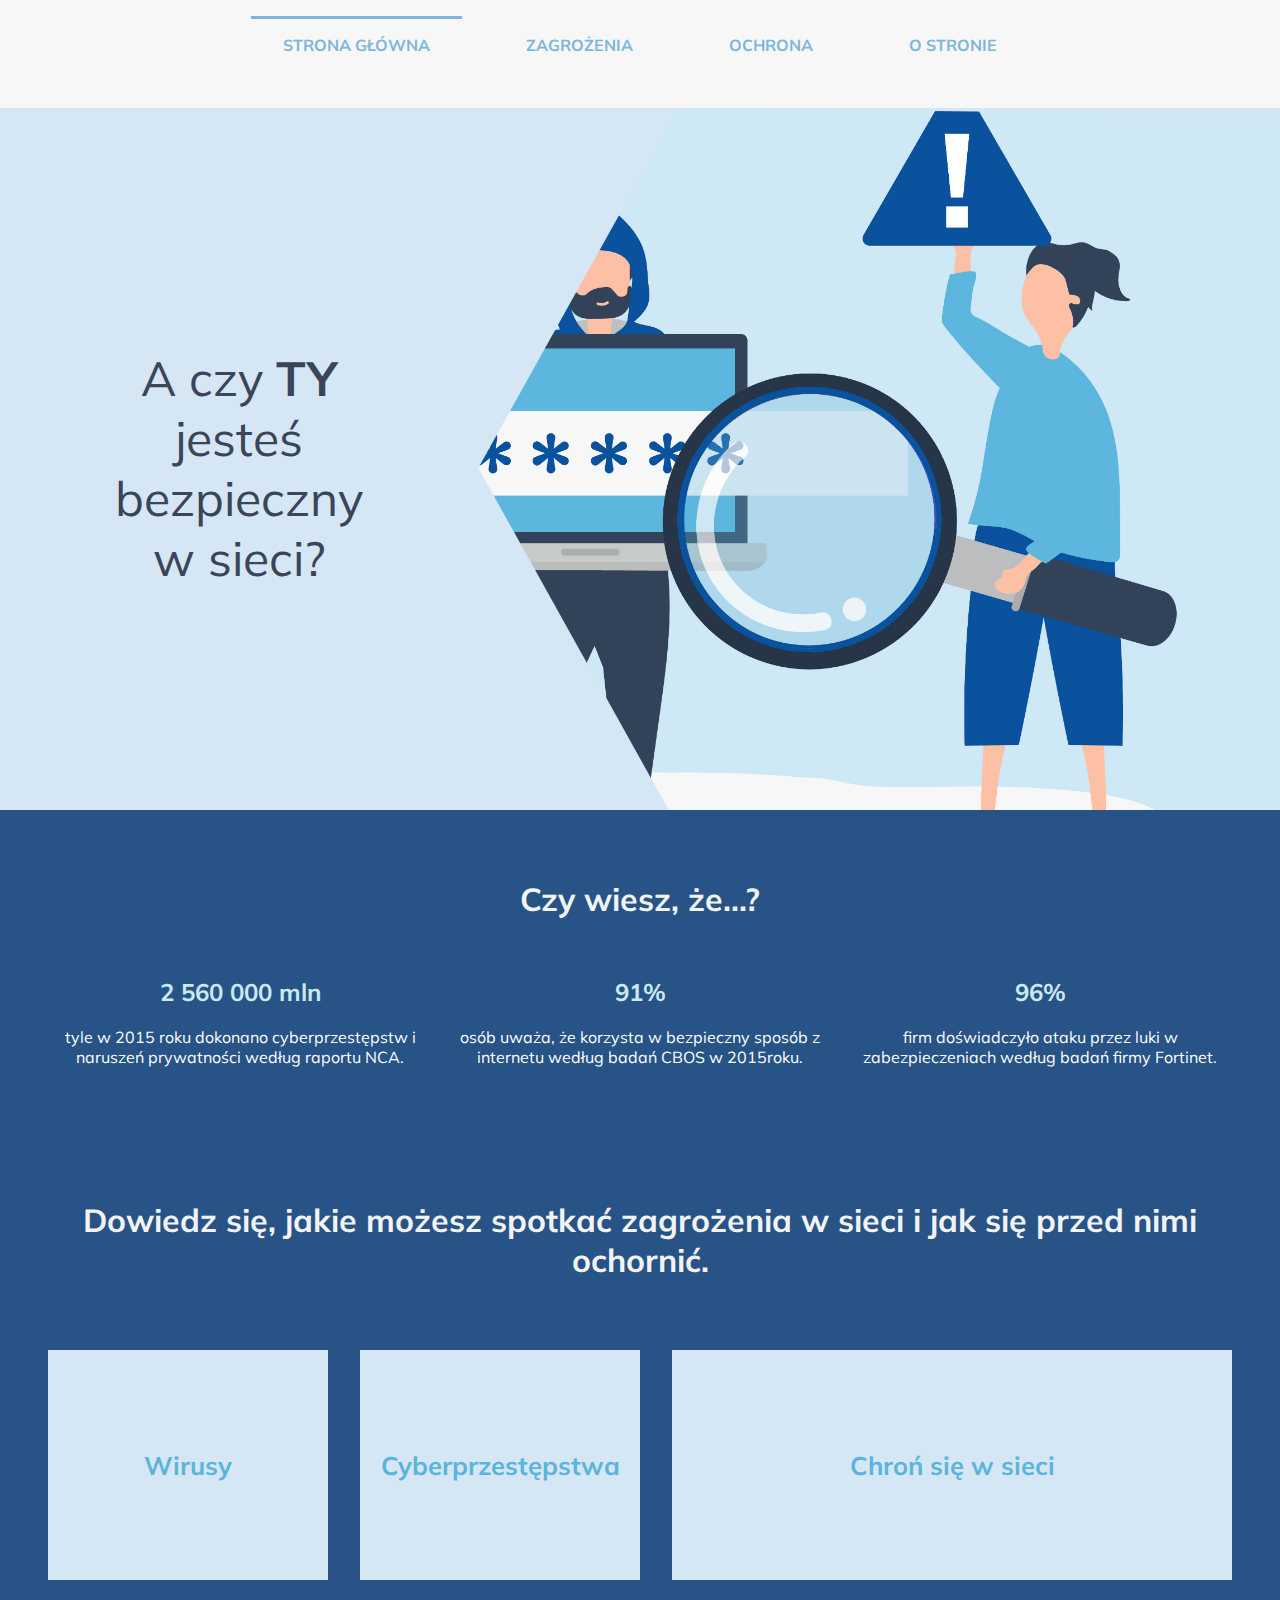
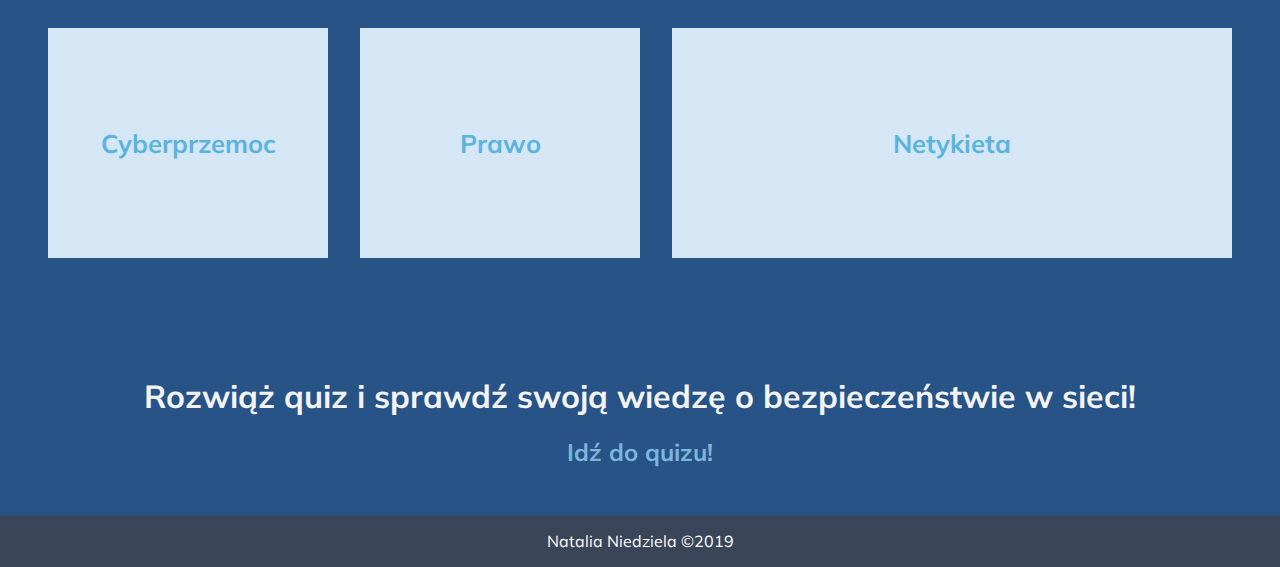
<file: index.html>
<!DOCTYPE html>

<html lang="xxz">



<head>

    <meta charset="UTF-8">

    <meta name="viewport" content="width=device-width, initial-scale=1.0">

    <meta http-equiv="X-UA-Compatible" content="ie=edge">

    <meta name="author" content="Natalia Niedziela">

    <meta name="description"

        content="Bądź bezpieczny w sieci! Tu znajdziesz inforamacje, dotyczące zagrożeń w sieci, które dotyczą Ciebie i twoich urządzeń.">

    <meta name="key words" content="Bezpieczeństwo w sieci, zagrożenia w sieci, haker, wirus">

    <title>Bądź bezpieczny w sieci!</title>

    <link rel="stylesheet" href="style/style.css">

    <link rel="stylesheet" href="https://use.fontawesome.com/releases/v5.7.2/css/all.css"

        integrity="sha384-fnmOCqbTlWIlj8LyTjo7mOUStjsKC4pOpQbqyi7RrhN7udi9RwhKkMHpvLbHG9Sr" crossorigin="anonymous">

    <link href="https://fonts.googleapis.com/css?family=Muli" rel="stylesheet">

</head>



<body>

    <header>

        <nav>

            <ul class="menu">

                <li class="active"><a href="index.html">strona główna</a></li>

                <li class="li-with-2lv"><a href="#">zagrożenia</a>

                    <ul class="menu-lv2">

                        <li><a href="wirusy.html">wirusy</a></li>

                        <li><a href="cyberprzestepczosc.html">cyberprzestępczość</a></li>

                        <li><a href="cyberprzemoc.html">cyberprzemoc</a></li>

                    </ul>

                </li>

                <li class="li-with-2lv"><a href="#">ochrona</a>

                    <ul class="menu-lv2">

                        <li><a href="netykieta.html">netykieta</a></li>

                        <li><a href="prawo.html">prawo</a></li>

                        <li><a href="poradnik.html">poradnik</a></li>

                    </ul>

                </li>

                <li><a href="o_stronie.html">o stronie</a></li>

            </ul>

        </nav>

        <div class="main-page-header">

            <div class="main-page-header-content">A czy <b>TY</b> jesteś bezpieczny w sieci?</div>

            <div class="main-page-header-photo"></div>

        </div>



    </header>

    <div class="container-main">

        <main>

            <section class="curiosities grid-3">

                <h1>Czy wiesz, że...?</h1>

                <div>

                    <h2>2 560 000 mln</h2>

                    <p>tyle w 2015 roku dokonano cyberprzestępstw i naruszeń prywatności według raportu NCA.</p>



                </div>

                <div>

                    <h2>91%</h2>

                    <p>osób uważa, że korzysta w bezpieczny sposób z internetu według badań CBOS w 2015roku.</p>



                </div>

                <div>

                    <h2>96%</h2>

                    <p>firm doświadczyło ataku przez luki w zabezpieczeniach według badań firmy Fortinet.</p>



                </div>

            </section>

            <section class="grid-to-grid">

                <h1>Dowiedz się, jakie możesz spotkać zagrożenia w sieci i jak się przed nimi ochornić.</h1>

                <div>

                    <h3>Wirusy</h3>

                    <p>rodzaj szkodliweg oprogramowań, stworzonych przez programistów. Wirusy tak, jak te biologiczne

                        znajdują nosicieli i zarażają je, infekując kolejne maszyny. </p>

                    <a href="wirusy.html" class="btn-get-more">dowiedz się więcej...</a>

                </div>

                <div>

                    <h3>Cyberprzestępstwa</h3>

                    <p>w ogólnym znaczeniu to są przestępstwa dotyczące komputerów oraz sieci zaś w bardziej

                        szczegółowym nielegalne działania mające zaszkodzić użytkownikowi. </p>

                    <a href="cyberprzestepczosc.html" class="btn-get-more">dowiedz się więcej...</a>

                </div>

                <div>

                    <h3>Chroń się w sieci</h3>

                    <p>

                        kilka porad o tym, jak byś bezpiecznym w sieci i jak z niej korzystać.

                    </p>

                    <a href="poradnik.html" class="btn-get-more">dowiedz się więcej...</a>

                </div>

                <div>

                    <h3>Cyberprzemoc</h3>

                    <p>czyli cyberbullying/cyberstalking. To jest rodzaj przemocy, która ma miejsce w sieci lub za

                        pośrednictwem nowych technologi. Łatwo jest jej doświadczyć i być jej sprawcą.</p>

                    <a href="cyberprzemoc.html" class="btn-get-more">dowiedz się więcej...</a>

                </div>

                <div>

                    <h3>Prawo</h3>

                    <p>Czy wiesz, jakie jest prawo w sieci?</p>

                    <a href="prawo.html" class="btn-get-more">dowiedz się więcej...</a>

                </div>

                <div>

                    <h3>Netykieta</h3>

                    <p>Internetowa sztuka savoir-vivre. Dowiedz się jak powinieneś zachowywać się w sieci w sposób

                        bezpieczny i przyzwoity (aby unikać odpowiedzialności karnej). </p>

                    <a href="netykieta.html" class="btn-get-more">dowiedz się więcej...</a>

                </div>

            </section>

            <section class="quiz-sec">

                <h1>Rozwiąż quiz i sprawdź swoją wiedzę o bezpieczeństwie w sieci!</h1>

                <a href="quiz/index.html" class="btn-get-more">Idź do quizu!</a>

            </section>

        </main>

        <footer>

            Natalia Niedziela ©2019

        </footer>

    </div>


    <script src="script/jquery-3.3.1.min.js"></script>

    <script>

        $(".menu").on("click", "li", function () {

            $(this).toggleClass(".active").children().next().slideToggle();



        });

    </script>
</body>



</html>
</file>
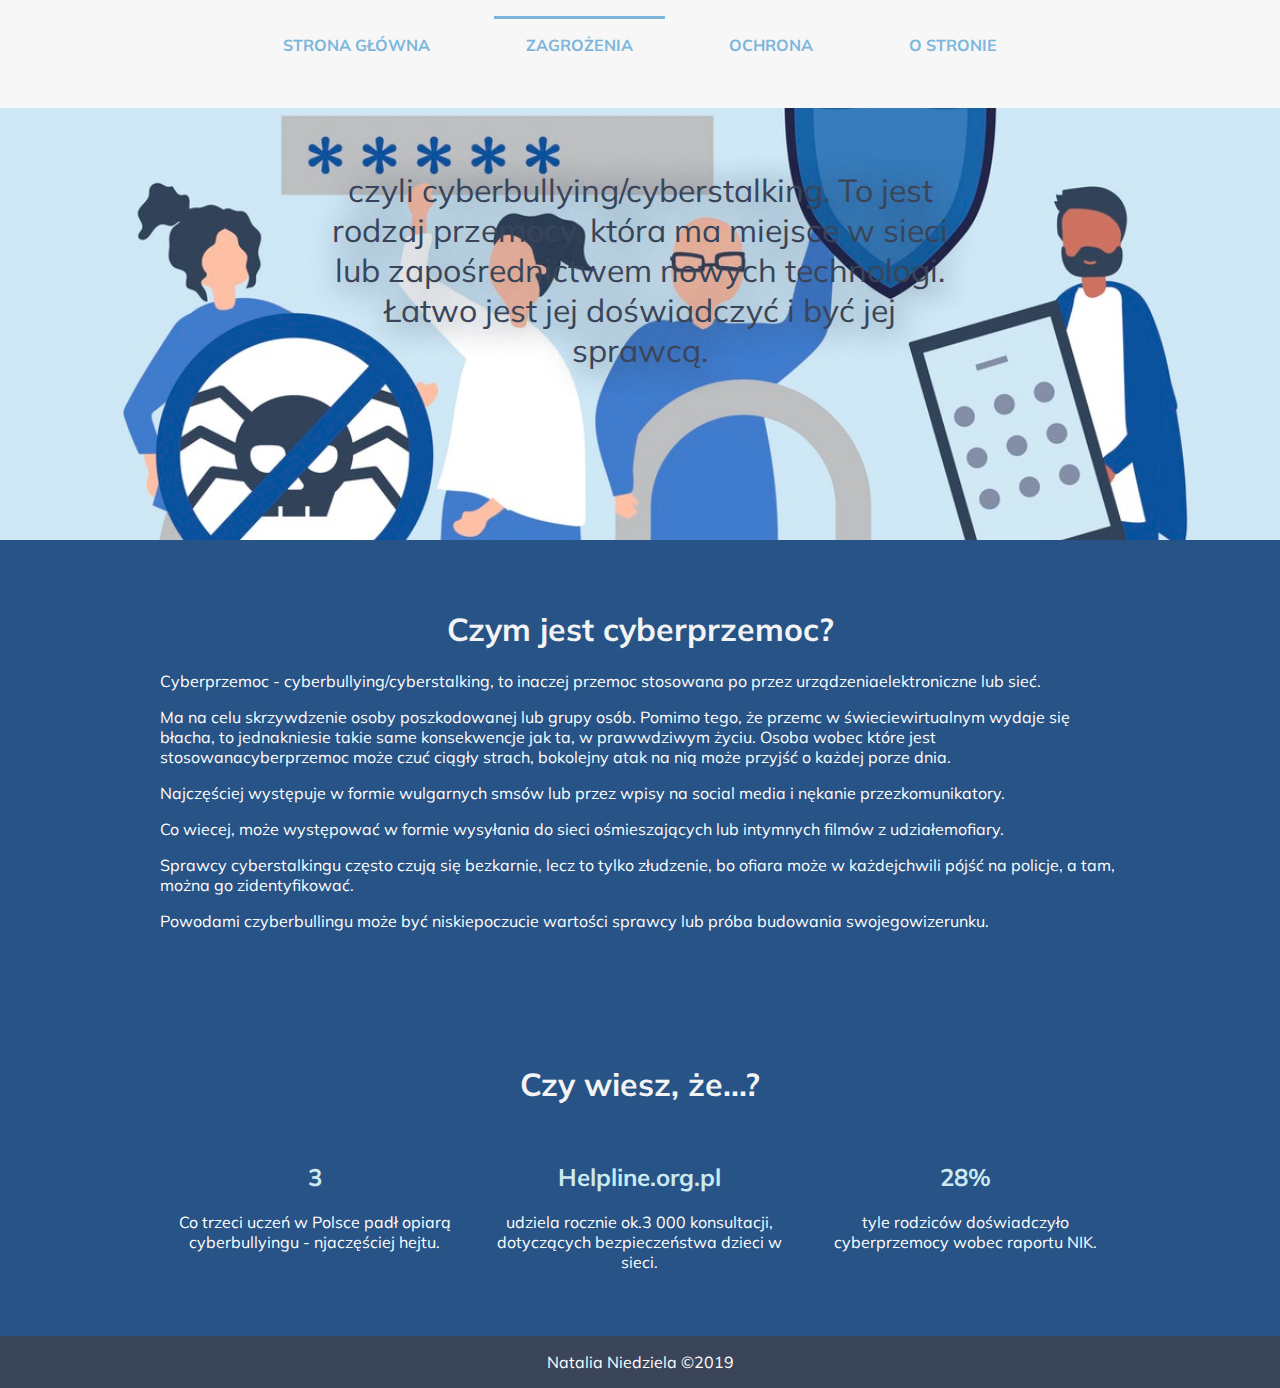
<file: cyberprzemoc.html>
<!DOCTYPE html>
<html lang="xxz">

<head>
    <meta charset="UTF-8">
    <meta name="viewport" content="width=device-width, initial-scale=1.0">
    <meta http-equiv="X-UA-Compatible" content="ie=edge">
    <meta name="author" content="Natalia Niedziela">
    <meta name="description"
        content="Bądź bezpieczny w sieci! Tu znajdziesz inforamacje, dotyczące zagrożeń w sieci, które dotyczą Ciebie i twoich urządzeń.">
    <meta name="key words" content="Bezpieczeństwo w sieci, zagrożenia w sieci, haker, wirus">
    <title>Bądź bezpieczny w sieci-cyberprzemoc.</title>
    <link rel="stylesheet" href="style/style.css">
    <link rel="stylesheet" href="style/substyle.css">
    <link rel="stylesheet" href="https://use.fontawesome.com/releases/v5.7.2/css/all.css"
        integrity="sha384-fnmOCqbTlWIlj8LyTjo7mOUStjsKC4pOpQbqyi7RrhN7udi9RwhKkMHpvLbHG9Sr" crossorigin="anonymous">
    <link href="https://fonts.googleapis.com/css?family=Muli" rel="stylesheet">
</head>

<body>
    <header class="sub-page-main-header">
        <nav>
            <ul class="menu">
                <li><a href="index.html">strona główna</a></li>
                <li class="li-with-2lv active"><a href="#">zagrożenia</a>
                    <ul class="menu-lv2">
                        <li><a href="wirusy.html">wirusy</a></li>
                        <li><a href="cyberprzestepczosc.html">cyberprzestępczość</a></li>
                        <li><a href="cyberprzemoc.html">cyberprzemoc</a></li>
                    </ul>
                </li>
                <li class="li-with-2lv"><a href="#">ochrona</a>
                    <ul class="menu-lv2">
                        <li><a href="netykieta.html">netykieta</a></li>
                        <li><a href="prawo.html">prawo</a></li>
                        <li><a href="poradnik.html">poradnik</a></li>
                    </ul>
                </li>
                <li><a href="o_stronie.html">o stronie</a></li>
            </ul>
        </nav>
        <div class="sub-page-header">
            <div class="sub-page-header-content">
                <p>czyli cyberbullying/cyberstalking. To jest rodzaj przemocy, która ma miejsce w sieci lub
                    zapośrednictwem nowych technologi. Łatwo jest jej doświadczyć i być jej sprawcą.</p>
            </div>
            <div class="sub-page-header-photo"></div>
        </div>
    </header>
    <div class="container-main">
        <main class="main-subpage">
            <section>
                <h1>Czym jest cyberprzemoc?</h1>
                <p>Cyberprzemoc - cyberbullying/cyberstalking, to inaczej przemoc stosowana po przez
                    urządzeniaelektroniczne lub sieć.</p>
                <p>Ma na celu skrzywdzenie osoby poszkodowanej lub grupy osób. Pomimo tego, że przemc w
                    świeciewirtualnym wydaje się błacha, to jednakniesie takie same konsekwencje jak ta, w prawwdziwym
                    życiu. Osoba wobec które jest stosowanacyberprzemoc może czuć ciągły strach, bokolejny atak na nią
                    może przyjść o każdej porze dnia.</p>
                <p>Najczęściej występuje w formie wulgarnych smsów lub przez wpisy na social media i nękanie
                    przezkomunikatory.</p>
                <p>Co wiecej, może występować w formie wysyłania do sieci ośmieszających lub intymnych filmów z
                    udziałemofiary.</p>
                <p>Sprawcy cyberstalkingu często czują się bezkarnie, lecz to tylko złudzenie, bo ofiara może w
                    każdejchwili pójść na policje, a tam, można go zidentyfikować.</p>
                <p>Powodami czyberbullingu może być niskiepoczucie wartości sprawcy lub próba budowania
                    swojegowizerunku.</p>
            </section>
            <section class="curiosities grid-3">
                <h1>Czy wiesz, że...?</h1>
                <div>
                    <h2>3</h2>
                    <p>Co trzeci uczeń w Polsce padł opiarą cyberbullyingu - njaczęściej hejtu.</p>
                </div>
                <div>
                    <h2>Helpline.org.pl</h2>
                    <p>udziela rocznie ok.3 000 konsultacji, dotyczących bezpieczeństwa dzieci w sieci.</p>
                </div>
                <div>
                    <h2>28%</h2>
                    <p>tyle rodziców doświadczyło cyberprzemocy wobec raportu NIK.</p>
                </div>
            </section>
        </main>
        <footer>Natalia Niedziela ©2019</footer>
    </div>
    <script src="script/jquery-3.3.1.min.js"></script>
    <script>
        $(".menu").on("click", "li", function () {
            $(this).toggleClass(".active").children().next().slideToggle();
        });
    </script>
</body>

</html>
</file>
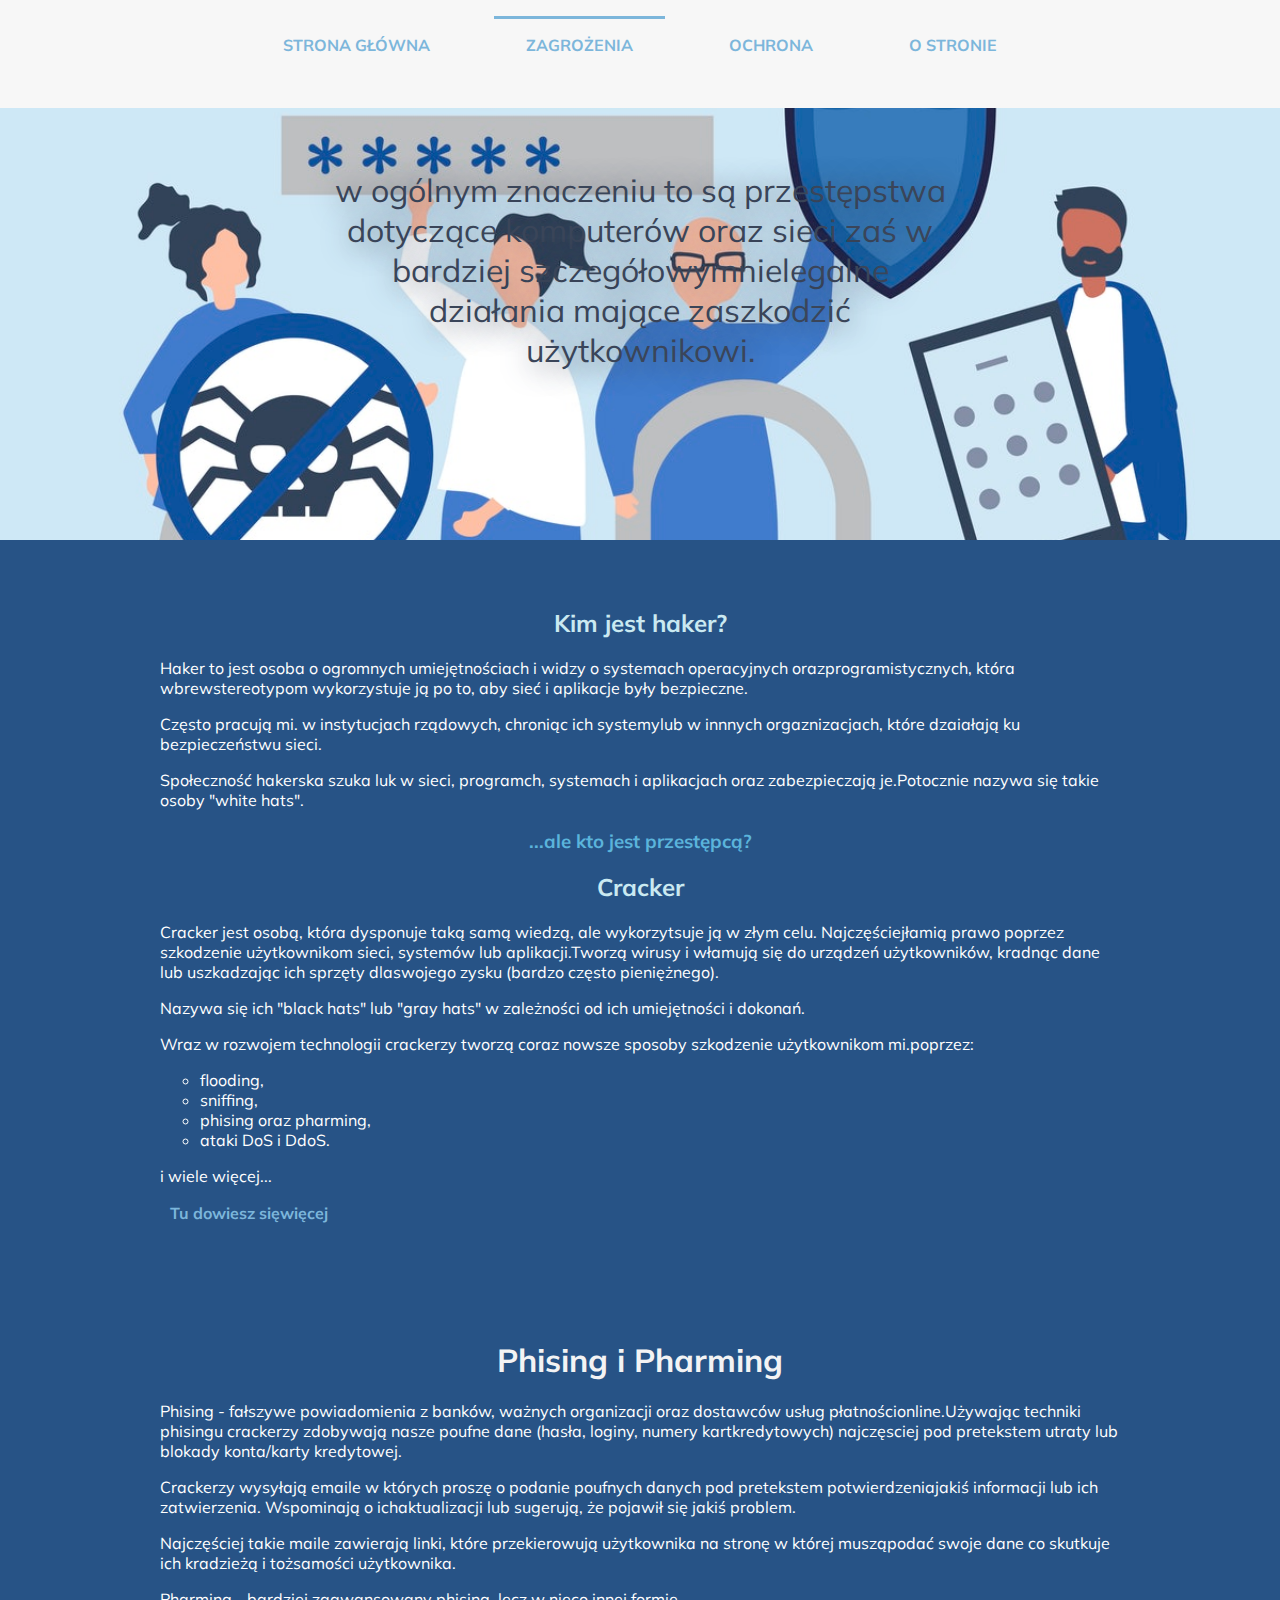
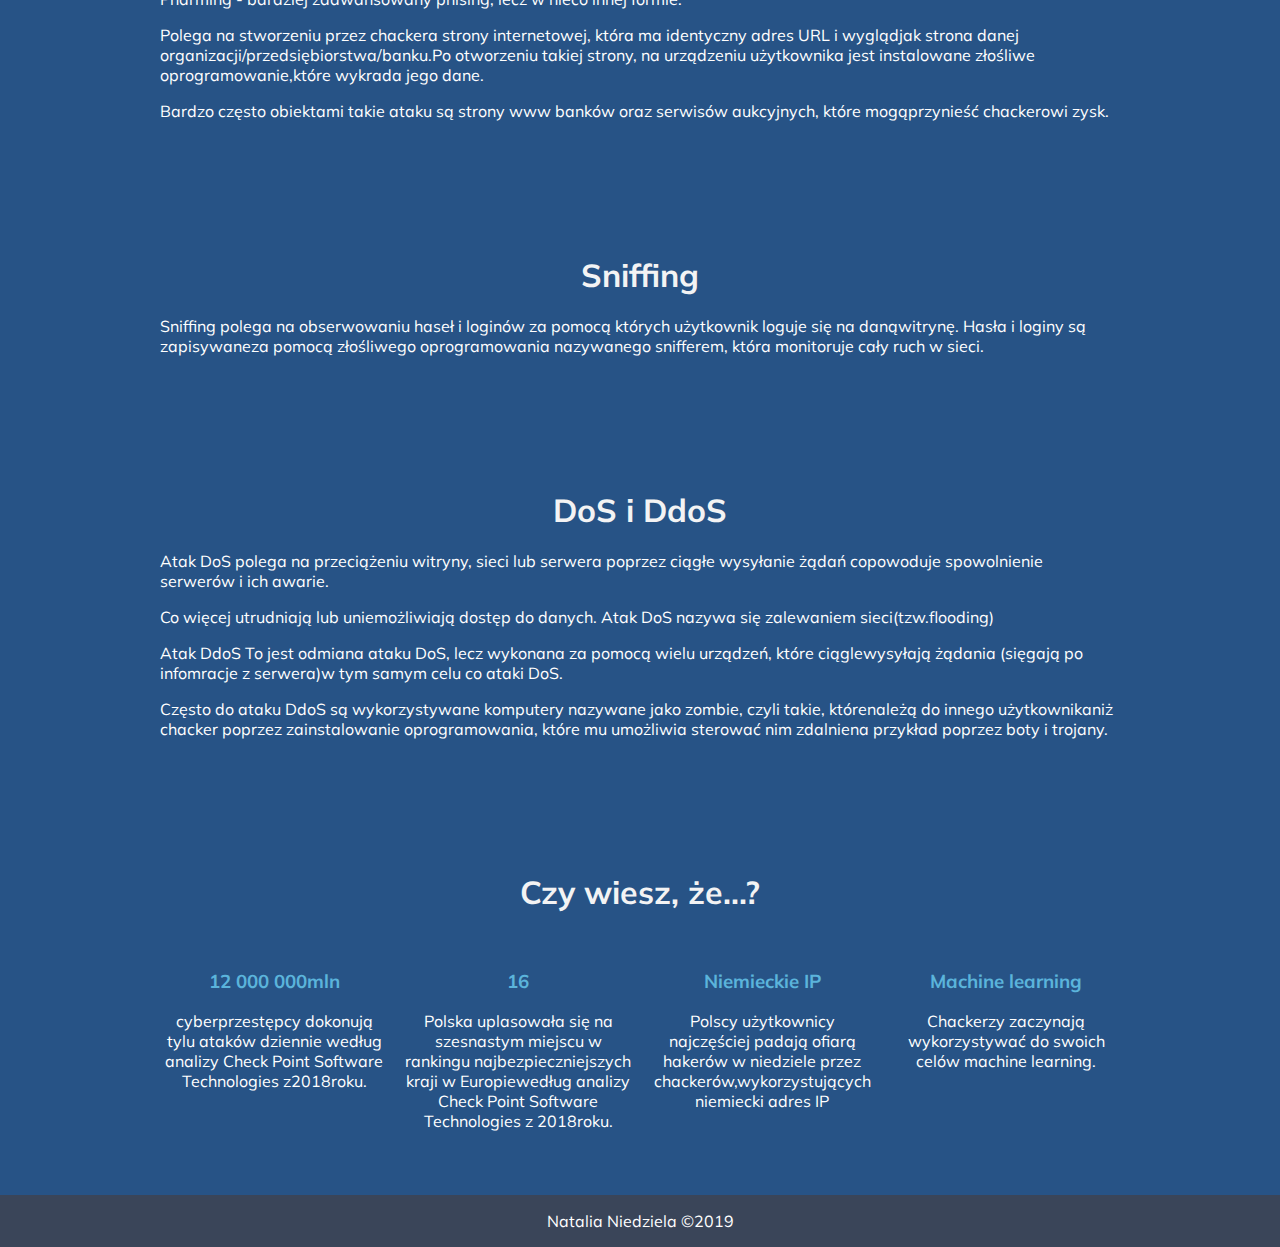
<file: cyberprzestepczosc.html>
<!DOCTYPE html>
<html lang="xxz">

<head>
    <meta charset="UTF-8">
    <meta name="viewport" content="width=device-width, initial-scale=1.0">
    <meta http-equiv="X-UA-Compatible" content="ie=edge">
    <meta name="author" content="Natalia Niedziela">
    <meta name="description"
        content="Bądź bezpieczny w sieci! Tu znajdziesz inforamacje, dotyczące zagrożeń w sieci, które dotyczą Ciebie i twoich urządzeń.">
    <meta name="key words" content="Bezpieczeństwo w sieci, zagrożenia w sieci, haker, wirus">
    <title>Bądź bezpieczny w sieci-cyberprzestępczość.</title>
    <link rel="stylesheet" href="style/style.css">
    <link rel="stylesheet" href="style/substyle.css">
    <link rel="stylesheet" href="https://use.fontawesome.com/releases/v5.7.2/css/all.css"
        integrity="sha384-fnmOCqbTlWIlj8LyTjo7mOUStjsKC4pOpQbqyi7RrhN7udi9RwhKkMHpvLbHG9Sr" crossorigin="anonymous">
    <link href="https://fonts.googleapis.com/css?family=Muli" rel="stylesheet">
</head>

<body>
    <header class="sub-page-main-header">
        <nav>
            <ul class="menu">
                <li><a href="index.html">strona główna</a></li>
                <li class="li-with-2lv active"><a href="#">zagrożenia</a>
                    <ul class="menu-lv2">
                        <li><a href="wirusy.html">wirusy</a></li>
                        <li><a href="cyberprzestepczosc.html">cyberprzestępczość</a></li>
                        <li><a href="cyberprzemoc.html">cyberprzemoc</a></li>
                    </ul>
                </li>
                <li class="li-with-2lv"><a href="#">ochrona</a>
                    <ul class="menu-lv2">
                        <li><a href="netykieta.html">netykieta</a></li>
                        <li><a href="prawo.html">prawo</a></li>
                        <li><a href="poradnik.html">poradnik</a></li>
                    </ul>
                </li>
                <li><a href="o_stronie.html">o stronie</a></li>
            </ul>
        </nav>
        <div class="sub-page-header">
            <div class="sub-page-header-content">
                <p>w ogólnym znaczeniu to są przestępstwa dotyczące komputerów oraz sieci zaś w bardziej
                    szczegółowymnielegalne działania mające zaszkodzić użytkownikowi.</p>
            </div>
            <div class="sub-page-header-photo"></div>
        </div>
    </header>
    <div class="container-main">
        <main class="main-subpage">
            <section>
                <h2>Kim jest haker?</h2>
                <p>Haker to jest osoba o ogromnych umiejętnościach i widzy o systemach operacyjnych
                    orazprogramistycznych, która wbrewstereotypom wykorzystuje ją po to, aby sieć i aplikacje były
                    bezpieczne.</p>
                <p> Często pracują mi. w instytucjach rządowych, chroniąc ich systemylub w innnych orgaznizacjach, które
                    dzaiałają ku bezpieczeństwu sieci.</p>
                <p>Społeczność hakerska szuka luk w sieci, programch, systemach i aplikacjach oraz zabezpieczają
                    je.Potocznie nazywa się takie osoby "white hats".</p>
                <h3>...ale kto jest przestępcą?</h3>
                <h2>Cracker</h2>
                <p>Cracker jest osobą, która dysponuje taką samą wiedzą, ale wykorzytsuje ją w złym celu.
                    Najczęściejłamią prawo poprzez szkodzenie użytkownikom sieci, systemów lub aplikacji.Tworzą wirusy i
                    włamują się do urządzeń użytkowników, kradnąc dane lub uszkadzając ich sprzęty dlaswojego zysku
                    (bardzo często pieniężnego).</p>
                <p>Nazywa się ich "black hats" lub "gray hats" w zależności od ich umiejętności i dokonań.</p>
                <p>Wraz w rozwojem technologii crackerzy tworzą coraz nowsze sposoby szkodzenie użytkownikom mi.poprzez:
                </p>
                <ul>
                    <li>flooding,</li>
                    <li>sniffing,</li>
                    <li>phising oraz pharming,</li>
                    <li>ataki DoS i DdoS.</li>
                </ul>
                <p>i wiele więcej...</p><a href="http://www.haksior.com/rodzaje-hakerskich-atakow-22.html"
                    class="btn-get-more">Tu dowiesz sięwięcej</a>
            </section>
            <section class="grid-2">
                <h1>Phising i Pharming</h1>
                <div>
                    <p>Phising - fałszywe powiadomienia z banków, ważnych organizacji oraz dostawców usług
                        płatnościonline.Używając techniki phisingu crackerzy zdobywają nasze poufne dane (hasła, loginy,
                        numery kartkredytowych) najczęsciej pod pretekstem utraty lub blokady konta/karty kredytowej.
                    </p>
                    <p>Crackerzy wysyłają emaile w których proszę o podanie poufnych danych pod pretekstem
                        potwierdzeniajakiś informacji lub ich zatwierzenia. Wspominają o ichaktualizacji lub sugerują,
                        że pojawił się jakiś problem.</p>
                    <p>Najczęściej takie maile zawierają linki, które przekierowują użytkownika na stronę w której
                        musząpodać swoje dane co skutkuje ich kradzieżą i tożsamości użytkownika.</p>
                </div>
                <div>
                    <p>Pharming - bardziej zaawansowany phising, lecz w nieco innej formie.</p>
                    <p>Polega na stworzeniu przez chackera strony internetowej, która ma identyczny adres URL i
                        wyglądjak strona danej organizacji/przedsiębiorstwa/banku.Po otworzeniu takiej strony, na
                        urządzeniu użytkownika jest instalowane złośliwe oprogramowanie,które wykrada jego dane.</p>
                    <p>Bardzo często obiektami takie ataku są strony www banków oraz serwisów aukcyjnych, które
                        mogąprzynieść chackerowi zysk.</p>
                </div>
            </section>
            <section>
                <h1>Sniffing</h1>
                <p>Sniffing polega na obserwowaniu haseł i loginów za pomocą których użytkownik loguje się na
                    danąwitrynę. Hasła i loginy są zapisywaneza pomocą złośliwego oprogramowania nazywanego snifferem,
                    która monitoruje cały ruch w sieci.</p>
            </section>
            <section class="grid-2">
                <h1>DoS i DdoS</h1>
                <div>
                    <p>Atak DoS polega na przeciążeniu witryny, sieci lub serwera poprzez ciągłe wysyłanie żądań
                        copowoduje spowolnienie serwerów i ich awarie.</p>
                    <p>Co więcej utrudniają lub uniemożliwiają dostęp do danych. Atak DoS nazywa się zalewaniem
                        sieci(tzw.flooding)</p>
                </div>
                <div>
                    <p>Atak DdoS To jest odmiana ataku DoS, lecz wykonana za pomocą wielu urządzeń, które ciąglewysyłają
                        żądania (sięgają po infomracje z serwera)w tym samym celu co ataki DoS.<p>Często do ataku DdoS
                            są wykorzystywane komputery nazywane jako zombie, czyli takie, którenależą do innego
                            użytkownikaniż chacker poprzez zainstalowanie oprogramowania, które mu umożliwia sterować
                            nim zdalniena przykład poprzez boty i trojany.</p>
                    </p>
                </div>
            </section>
            <section class="grid-4">
                <h1>Czy wiesz, że...?</h1>
                <div>
                    <h3>12 000 000mln</h3>
                    <p>cyberprzestępcy dokonują tylu ataków dziennie według analizy Check Point Software Technologies
                        z2018roku.</p>
                </div>
                <div>
                    <h3>16</h3>
                    <p>Polska uplasowała się na szesnastym miejscu w rankingu najbezpieczniejszych kraji w Europiewedług
                        analizy Check Point Software Technologies z 2018roku.</p>
                </div>
                <div>
                    <h3>Niemieckie IP</h3>
                    <p>Polscy użytkownicy najczęściej padają ofiarą hakerów w niedziele przez chackerów,wykorzystujących
                        niemiecki adres IP</p>
                </div>
                <div>
                    <h3>Machine learning</h3>
                    <p>Chackerzy zaczynają wykorzystywać do swoich celów machine learning.</p>
                </div>
            </section>
        </main>
        <footer>Natalia Niedziela ©2019</footer>
    </div>
    <script src="script/jquery-3.3.1.min.js"></script>
    <script>
        $(".menu").on("click", "li", function () {
            $(this).toggleClass(".active").children().next().slideToggle();
        });
    </script>
</body>

</html>
</file>
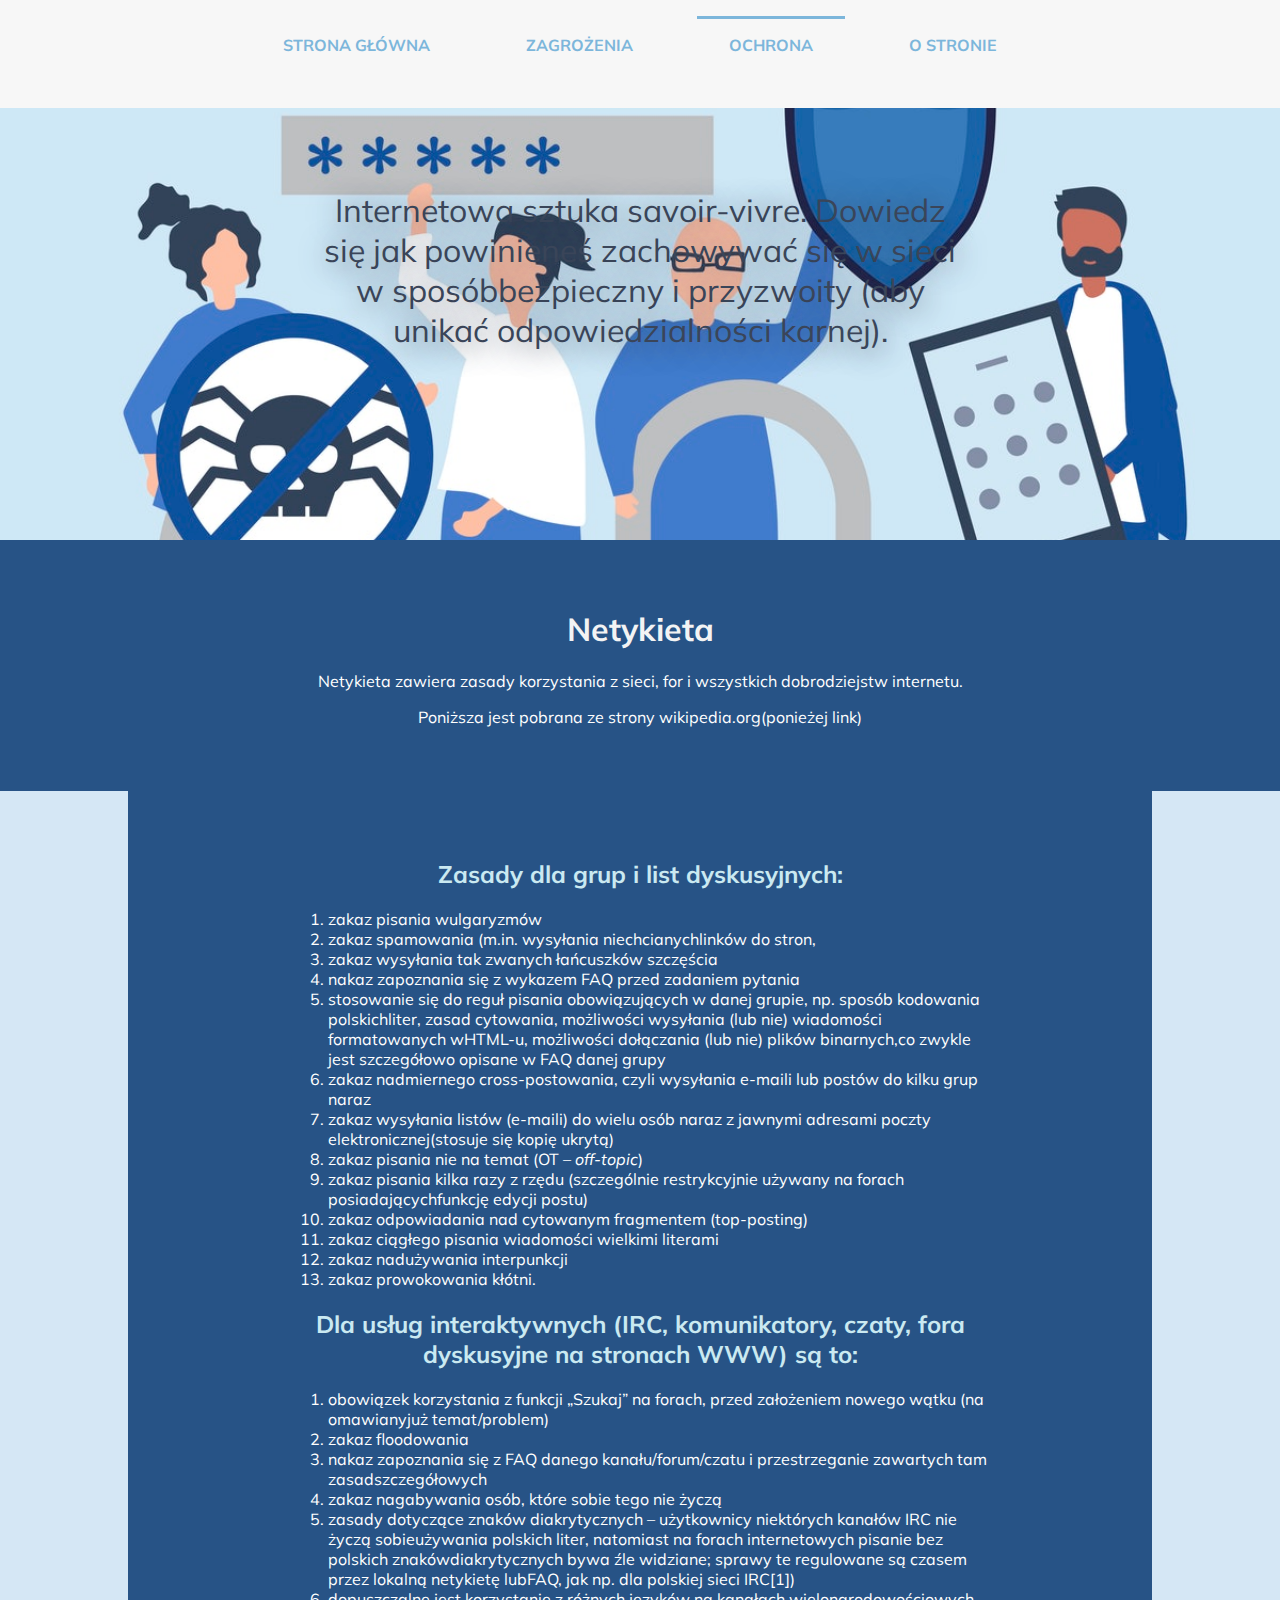
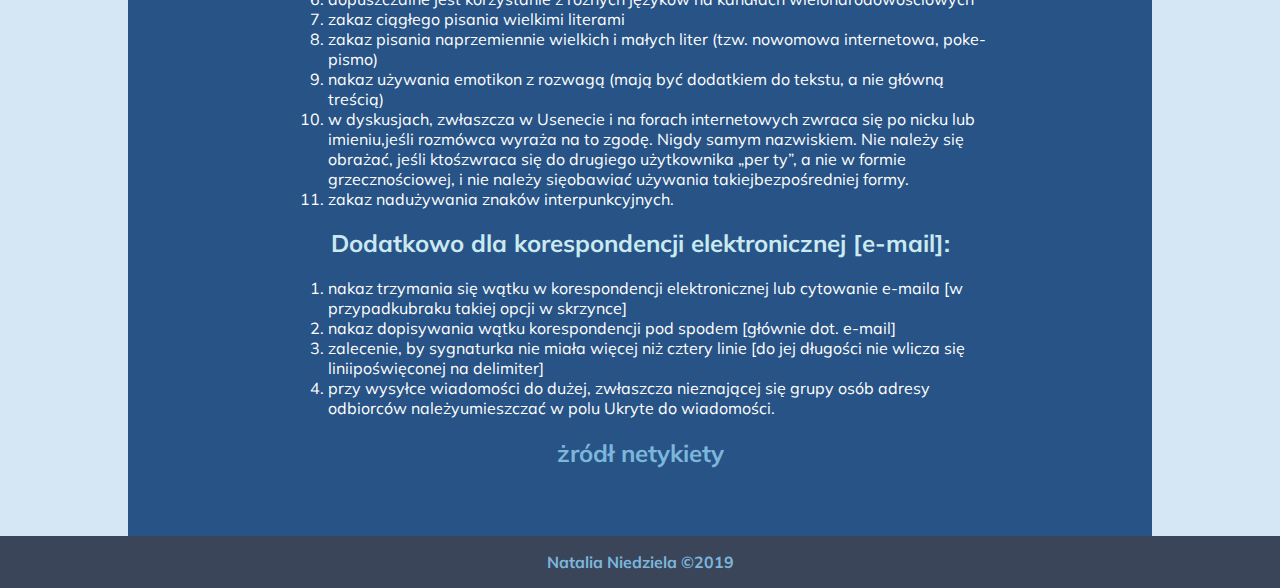
<file: netykieta.html>
<!DOCTYPE html>
<html lang="xxz">

<head>
    <meta charset="UTF-8">
    <meta name="viewport" content="width=device-width, initial-scale=1.0">
    <meta http-equiv="X-UA-Compatible" content="ie=edge">
    <meta name="author" content="Natalia Niedziela">
    <meta name="description"
        content="Bądź bezpieczny w sieci! Tu znajdziesz inforamacje, dotyczące zagrożeń w sieci, które dotyczą Ciebie i twoich urządzeń.">
    <meta name="key words" content="Bezpieczeństwo w sieci, zagrożenia w sieci, haker, wirus">
    <title>Bądź bezpieczny w sieci - netykieta.</title>
    <link rel="stylesheet" href="style/substyle.css">
    <link rel="stylesheet" href="style/style.css">
    <link rel="stylesheet" href="https://use.fontawesome.com/releases/v5.7.2/css/all.css"
        integrity="sha384-fnmOCqbTlWIlj8LyTjo7mOUStjsKC4pOpQbqyi7RrhN7udi9RwhKkMHpvLbHG9Sr" crossorigin="anonymous">
    <link href="https://fonts.googleapis.com/css?family=Muli" rel="stylesheet">
</head>

<body>
    <header class="sub-page-main-header">
        <nav>
            <ul class="menu">
                <li><a href="index.html">strona główna</a></li>
                <li class="li-with-2lv "><a href="#">zagrożenia</a>
                    <ul class="menu-lv2">
                        <li><a href="wirusy.html">wirusy</a></li>
                        <li><a href="cyberprzestepczosc.html">cyberprzestępczość</a></li>
                        <li><a href="cyberprzemoc.html">cyberprzemoc</a></li>
                    </ul>
                </li>
                <li class="li-with-2lv active"><a href="#">ochrona</a>
                    <ul class="menu-lv2">
                        <li><a href="netykieta.html">netykieta</a></li>
                        <li><a href="prawo.html">prawo</a></li>
                        <li><a href="poradnik.html">poradnik</a></li>
                    </ul>
                </li>
                <li><a href="o_stronie.html">o stronie</a></li>
            </ul>
        </nav>
        <div class="sub-page-header">
            <div class="sub-page-header-content">
                <p>Internetowa sztuka savoir-vivre. Dowiedz się jak powinieneś zachowywać się w sieci w sposóbbezpieczny
                    i przyzwoity (aby unikać odpowiedzialności karnej).</p>
            </div>
            <div class="sub-page-header-photo"></div>
        </div>
    </header>
    <div class="container-main">
        <main class="main-subpage">
            <section class="net-law-section">
                <h1>Netykieta</h1>
                <p>Netykieta zawiera zasady korzystania z sieci, for i wszystkich dobrodziejstw internetu.</p>
                <p>Poniższa jest pobrana ze strony wikipedia.org(ponieżej link)</p>
            </section>
            <section class="subList">
                <h2>Zasady dla grup i list dyskusyjnych:</h2>
                <ul>
                    <li>zakaz pisania wulgaryzmów</a></li>
                    <li>zakaz spamowania (m.in. wysyłania niechcianychlinków do stron,</li>
                    <li>zakaz wysyłania tak zwanych łańcuszków szczęścia</li>
                    <li>nakaz zapoznania się z wykazem FAQ przed zadaniem pytania</li>
                    <li>stosowanie się do reguł pisania obowiązujących w danej grupie, np. sposób kodowania
                        polskichliter, zasad cytowania, możliwości wysyłania (lub nie) wiadomości formatowanych wHTML-u,
                        możliwości dołączania (lub nie) plików binarnych,co zwykle jest szczegółowo opisane w FAQ danej
                        grupy</li>
                    <li>zakaz nadmiernego cross-postowania, czyli wysyłania e-maili lub postów do kilku grup naraz</li>
                    <li>zakaz wysyłania listów (e-maili) do wielu osób naraz z jawnymi adresami poczty
                        elektronicznej(stosuje się kopię ukrytą)</li>
                    <li>zakaz pisania nie na temat (OT – <i>off-topic</i>)</li>
                    <li>zakaz pisania kilka razy z rzędu (szczególnie restrykcyjnie używany na forach
                        posiadającychfunkcję edycji postu)</li>
                    <li>zakaz odpowiadania nad cytowanym fragmentem (top-posting)</li>
                    <li>zakaz ciągłego pisania wiadomości wielkimi literami</li>
                    <li>zakaz nadużywania interpunkcji</li>
                    <li>zakaz prowokowania kłótni.</li>
                </ul>
                <h2>Dla usług interaktywnych (IRC, komunikatory, czaty, fora dyskusyjne na stronach WWW) są to:</h2>
                <ul>
                    <li>obowiązek korzystania z funkcji „Szukaj” na forach, przed założeniem nowego wątku (na
                        omawianyjuż temat/problem)</li>
                    <li>zakaz floodowania</li>
                    <li>nakaz zapoznania się z FAQ danego kanału/forum/czatu i przestrzeganie zawartych tam
                        zasadszczegółowych</li>
                    <li>zakaz nagabywania osób, które sobie tego nie życzą</li>
                    <li>zasady dotyczące znaków diakrytycznych</a> – użytkownicy niektórych kanałów IRC nie życzą
                        sobieużywania polskich liter, natomiast na forach internetowych pisanie bez polskich
                        znakówdiakrytycznych bywa źle widziane; sprawy te regulowane są czasem przez lokalną netykietę
                        lubFAQ, jak np. dla polskiej sieci IRC[1])</li>
                    <li>dopuszczalne jest korzystanie z różnych języków na kanałach wielonarodowościowych</li>
                    <li>zakaz ciągłego pisania wielkimi literami</li>
                    <li>zakaz pisania naprzemiennie wielkich i małych liter (tzw. nowomowa internetowa, poke-pismo)</li>
                    <li>nakaz używania emotikon z rozwagą (mają być dodatkiem do tekstu, a nie główną treścią)</li>
                    <li>w dyskusjach, zwłaszcza w Usenecie i na forach internetowych zwraca się po nicku lub
                        imieniu,jeśli rozmówca wyraża na to zgodę. Nigdy samym nazwiskiem. Nie należy się obrażać, jeśli
                        ktośzwraca się do drugiego użytkownika „per ty”, a nie w formie grzecznościowej, i nie należy
                        sięobawiać używania takiejbezpośredniej formy.</li>
                    <li>zakaz nadużywania znaków interpunkcyjnych.</li>
                </ul>
                <h2>Dodatkowo dla korespondencji elektronicznej [e-mail]:</h2>
                <ul>
                    <li>nakaz trzymania się wątku w korespondencji elektronicznej lub cytowanie e-maila [w
                        przypadkubraku takiej opcji w skrzynce]</li>
                    <li>nakaz dopisywania wątku korespondencji pod spodem [głównie dot. e-mail]</li>
                    <li>zalecenie, by sygnaturka nie miała więcej niż cztery linie [do jej długości nie wlicza się
                        liniipoświęconej na delimiter]</li>
                    <li>przy wysyłce wiadomości do dużej, zwłaszcza nieznającej się grupy osób adresy odbiorców
                        należyumieszczać w polu Ukryte do wiadomości.</li>
                </ul>
                <h2><a href="https://pl.wikipedia.org/wiki/Netykieta">żródł netykiety</h2>
            </section>
        </main>
        <footer>Natalia Niedziela ©2019</footer>
    </div>
    <script src="script/jquery-3.3.1.min.js"></script>
    <script>
        $(".menu").on("click", "li", function () {
            $(this).toggleClass(".active").children().next().slideToggle();
        });
    </script>
</body>

</html>
</file>
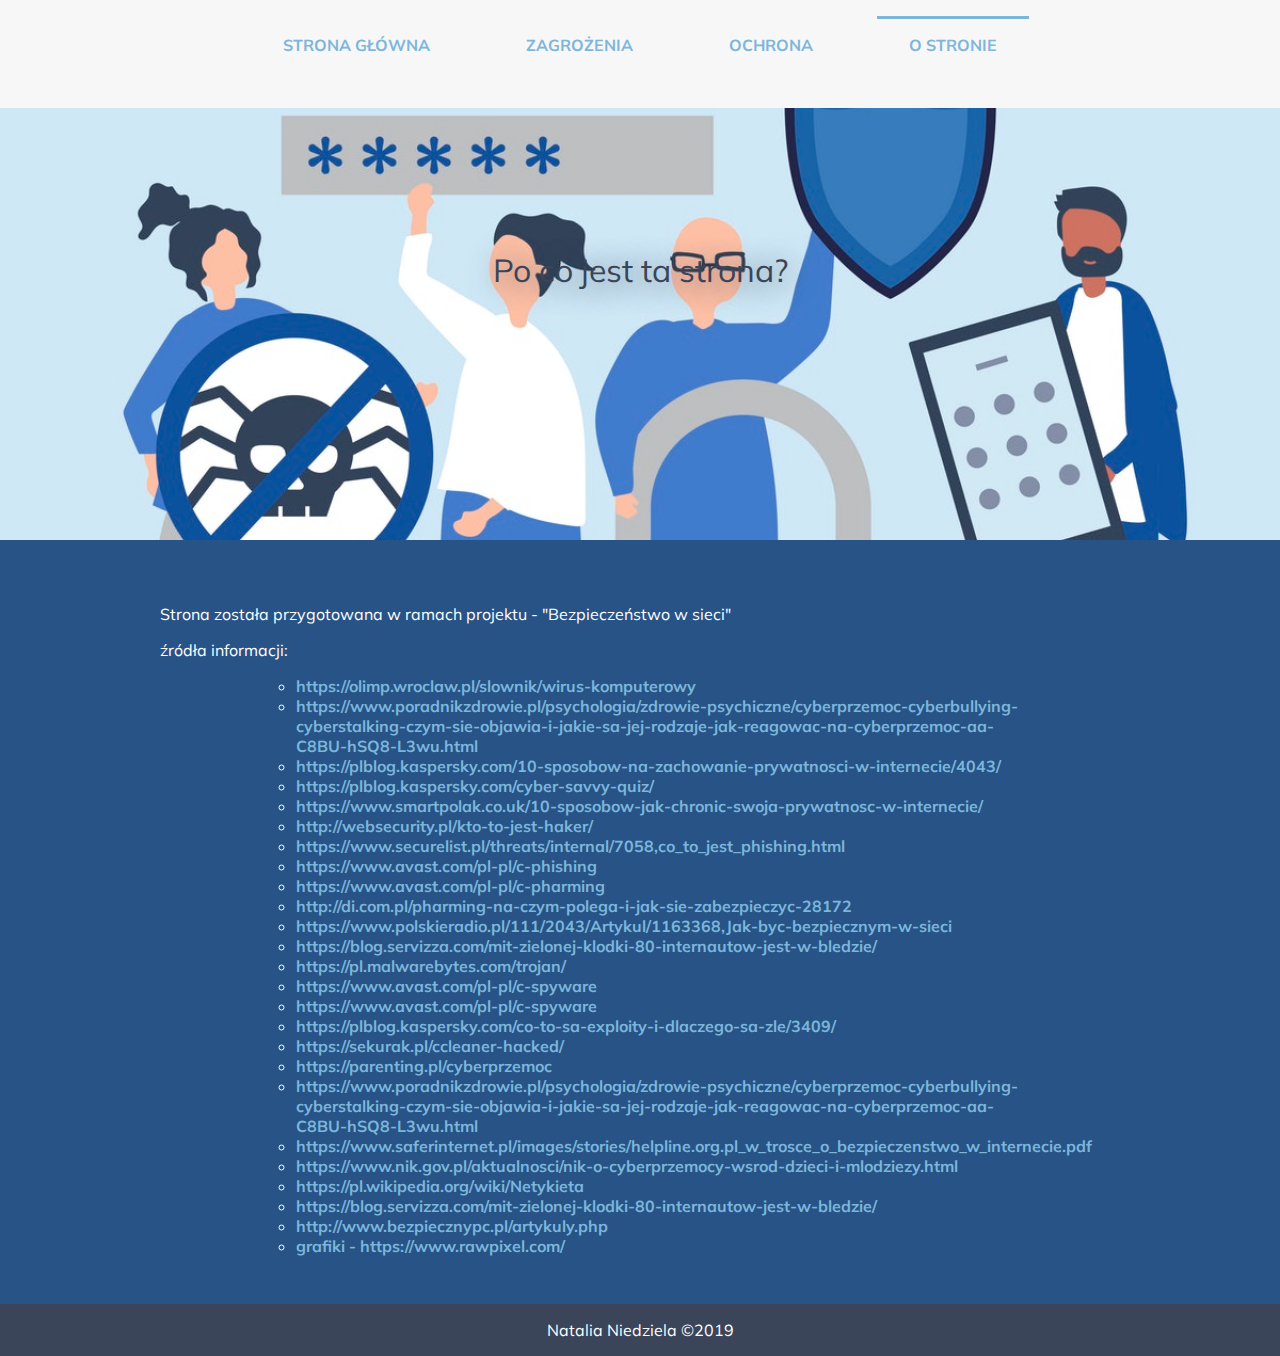
<file: o_stronie.html>
<!DOCTYPE html>

<html lang="xxz">



<head>

    <meta charset="UTF-8">

    <meta name="viewport" content="width=device-width, initial-scale=1.0">

    <meta http-equiv="X-UA-Compatible" content="ie=edge">

    <meta name="author" content="Natalia Niedziela">

    <meta name="description"

        content="Bądź bezpieczny w sieci! Tu znajdziesz inforamacje, dotyczące zagrożeń w sieci, które dotyczą Ciebie i twoich urządzeń.">

    <meta name="key words" content="Bezpieczeństwo w sieci, zagrożenia w sieci, haker, wirus">

    <title>Bądź bezpieczny w sieci - o stronie.</title>

    <link rel="stylesheet" href="style/substyle.css">

    <link rel="stylesheet" href="style/style.css">

    <link rel="stylesheet" href="https://use.fontawesome.com/releases/v5.7.2/css/all.css"

        integrity="sha384-fnmOCqbTlWIlj8LyTjo7mOUStjsKC4pOpQbqyi7RrhN7udi9RwhKkMHpvLbHG9Sr" crossorigin="anonymous">

    <link href="https://fonts.googleapis.com/css?family=Muli" rel="stylesheet">

</head>



<body>

    <header class="sub-page-main-header">

        <nav>

            <ul class="menu">

                <li><a href="index.html">strona główna</a></li>

                <li class="li-with-2lv "><a href="#">zagrożenia</a>

                    <ul class="menu-lv2">

                        <li><a href="wirusy.html">wirusy</a></li>

                        <li><a href="cyberprzestepczosc.html">cyberprzestępczość</a></li>

                        <li><a href="cyberprzemoc.html">cyberprzemoc</a></li>

                    </ul>

                </li>

                <li class="li-with-2lv "><a href="#">ochrona</a>

                    <ul class="menu-lv2">

                        <li><a href="netykieta.html">netykieta</a></li>

                        <li><a href="prawo.html">prawo</a></li>

                        <li><a href="poradnik.html">poradnik</a></li>

                    </ul>

                </li>

                <li class="active"><a href="o_stronie.html">o stronie</a></li>

            </ul>

        </nav>

        <div class="sub-page-header">

            <div class="sub-page-header-content">Po co jest ta strona?</div>

            <div class="sub-page-header-photo"></div>

        </div>



    </header>

    <div class="container-main">

        <main class="main-subpage">

            <section>

                <p>Strona została przygotowana w ramach projektu - "Bezpieczeństwo w sieci" </p>

                <p>źródła informacji: </p>

                <ul class="subList">

                    <li><a

                            href="https://olimp.wroclaw.pl/slownik/wirus-komputerowy">https://olimp.wroclaw.pl/slownik/wirus-komputerowy</a>

                    </li>

                    <li><a href="https://www.poradnikzdrowie.pl/psychologia/zdrowie-psychiczne/cyberprzemoc-cyberbullying-cyberstalking-czym-sie-objawia-i-jakie-sa-jej-rodzaje-jak-reagowac-na-cyberprzemoc-aa-C8BU-hSQ8-L3wu.html

                        ">https://www.poradnikzdrowie.pl/psychologia/zdrowie-psychiczne/cyberprzemoc-cyberbullying-cyberstalking-czym-sie-objawia-i-jakie-sa-jej-rodzaje-jak-reagowac-na-cyberprzemoc-aa-C8BU-hSQ8-L3wu.html

                        </a></li>

                    <li><a

                            href="https://plblog.kaspersky.com/10-sposobow-na-zachowanie-prywatnosci-w-internecie/4043/ ">https://plblog.kaspersky.com/10-sposobow-na-zachowanie-prywatnosci-w-internecie/4043/

                        </a></li>

                    <li><a href="https://plblog.kaspersky.com/cyber-savvy-quiz/

                        ">https://plblog.kaspersky.com/cyber-savvy-quiz/

                        </a></li>

                    <li><a href="https://www.smartpolak.co.uk/10-sposobow-jak-chronic-swoja-prywatnosc-w-internecie/

                        ">https://www.smartpolak.co.uk/10-sposobow-jak-chronic-swoja-prywatnosc-w-internecie/

                        </a></li>

                    <li><a href="http://websecurity.pl/kto-to-jest-haker/

                        ">http://websecurity.pl/kto-to-jest-haker/

                        </a></li>

                    <li><a href="https://www.securelist.pl/threats/internal/7058,co_to_jest_phishing.html

                        ">https://www.securelist.pl/threats/internal/7058,co_to_jest_phishing.html

                        </a></li>

                    <li><a href="https://www.avast.com/pl-pl/c-phishing

                        ">https://www.avast.com/pl-pl/c-phishing

                        </a></li>

                    <li><a href="https://www.avast.com/pl-pl/c-pharming

                        ">https://www.avast.com/pl-pl/c-pharming

                        </a></li>

                    <li><a href="http://di.com.pl/pharming-na-czym-polega-i-jak-sie-zabezpieczyc-28172

                        ">http://di.com.pl/pharming-na-czym-polega-i-jak-sie-zabezpieczyc-28172

                        </a></li>

                    <li><a href="https://www.polskieradio.pl/111/2043/Artykul/1163368,Jak-byc-bezpiecznym-w-sieci

                        ">https://www.polskieradio.pl/111/2043/Artykul/1163368,Jak-byc-bezpiecznym-w-sieci

                        </a></li>

                    <li><a href="https://blog.servizza.com/mit-zielonej-klodki-80-internautow-jest-w-bledzie/

                        ">https://blog.servizza.com/mit-zielonej-klodki-80-internautow-jest-w-bledzie/

                        </a></li>

                    <li><a href="https://pl.malwarebytes.com/trojan/

                        ">https://pl.malwarebytes.com/trojan/

                        </a></li>

                    <li><a href="https://www.avast.com/pl-pl/c-spyware

                        ">https://www.avast.com/pl-pl/c-spyware

                        </a></li>

                    <li><a href="https://www.avast.com/pl-pl/c-spyware

                        ">https://www.avast.com/pl-pl/c-spyware

                        </a></li>

                    <li><a href="https://plblog.kaspersky.com/co-to-sa-exploity-i-dlaczego-sa-zle/3409/

                        ">https://plblog.kaspersky.com/co-to-sa-exploity-i-dlaczego-sa-zle/3409/

                        </a></li>

                    <li><a href="https://sekurak.pl/ccleaner-hacked/

                        ">https://sekurak.pl/ccleaner-hacked/

                        </a></li>

                    <li><a href="https://parenting.pl/cyberprzemoc

                        ">https://parenting.pl/cyberprzemoc

                        </a></li>

                    <li><a href="https://www.poradnikzdrowie.pl/psychologia/zdrowie-psychiczne/cyberprzemoc-cyberbullying-cyberstalking-czym-sie-objawia-i-jakie-sa-jej-rodzaje-jak-reagowac-na-cyberprzemoc-aa-C8BU-hSQ8-L3wu.html

                        ">https://www.poradnikzdrowie.pl/psychologia/zdrowie-psychiczne/cyberprzemoc-cyberbullying-cyberstalking-czym-sie-objawia-i-jakie-sa-jej-rodzaje-jak-reagowac-na-cyberprzemoc-aa-C8BU-hSQ8-L3wu.html

                        </a></li>

                    <li><a href="https://www.saferinternet.pl/images/stories/helpline.org.pl_w_trosce_o_bezpieczenstwo_w_internecie.pdf

                        ">https://www.saferinternet.pl/images/stories/helpline.org.pl_w_trosce_o_bezpieczenstwo_w_internecie.pdf

                        </a></li>

                    <li><a href="https://www.nik.gov.pl/aktualnosci/nik-o-cyberprzemocy-wsrod-dzieci-i-mlodziezy.html

                        ">https://www.nik.gov.pl/aktualnosci/nik-o-cyberprzemocy-wsrod-dzieci-i-mlodziezy.html

                        </a></li>

                    <li><a href="https://pl.wikipedia.org/wiki/Netykieta">https://pl.wikipedia.org/wiki/Netykieta</a>

                    </li>

                    <li><a

                            href="https://blog.servizza.com/mit-zielonej-klodki-80-internautow-jest-w-bledzie/">https://blog.servizza.com/mit-zielonej-klodki-80-internautow-jest-w-bledzie/</a>

                    </li>

                    <li><a href="http://www.bezpiecznypc.pl/artykuly.php">http://www.bezpiecznypc.pl/artykuly.php</a>

                    </li>

                    <li><a href="https://www.rawpixel.com/">grafiki - https://www.rawpixel.com/</a></li>

                </ul>

            </section>



        </main>

        <footer>

            Natalia Niedziela ©2019

        </footer>

    </div>


    <script src="script/jquery-3.3.1.min.js"></script>

    <script>

        $(".menu").on("click", "li", function () {

            $(this).toggleClass(".active").children().next().slideToggle();



        });

    </script>
</body>



</html>
</file>
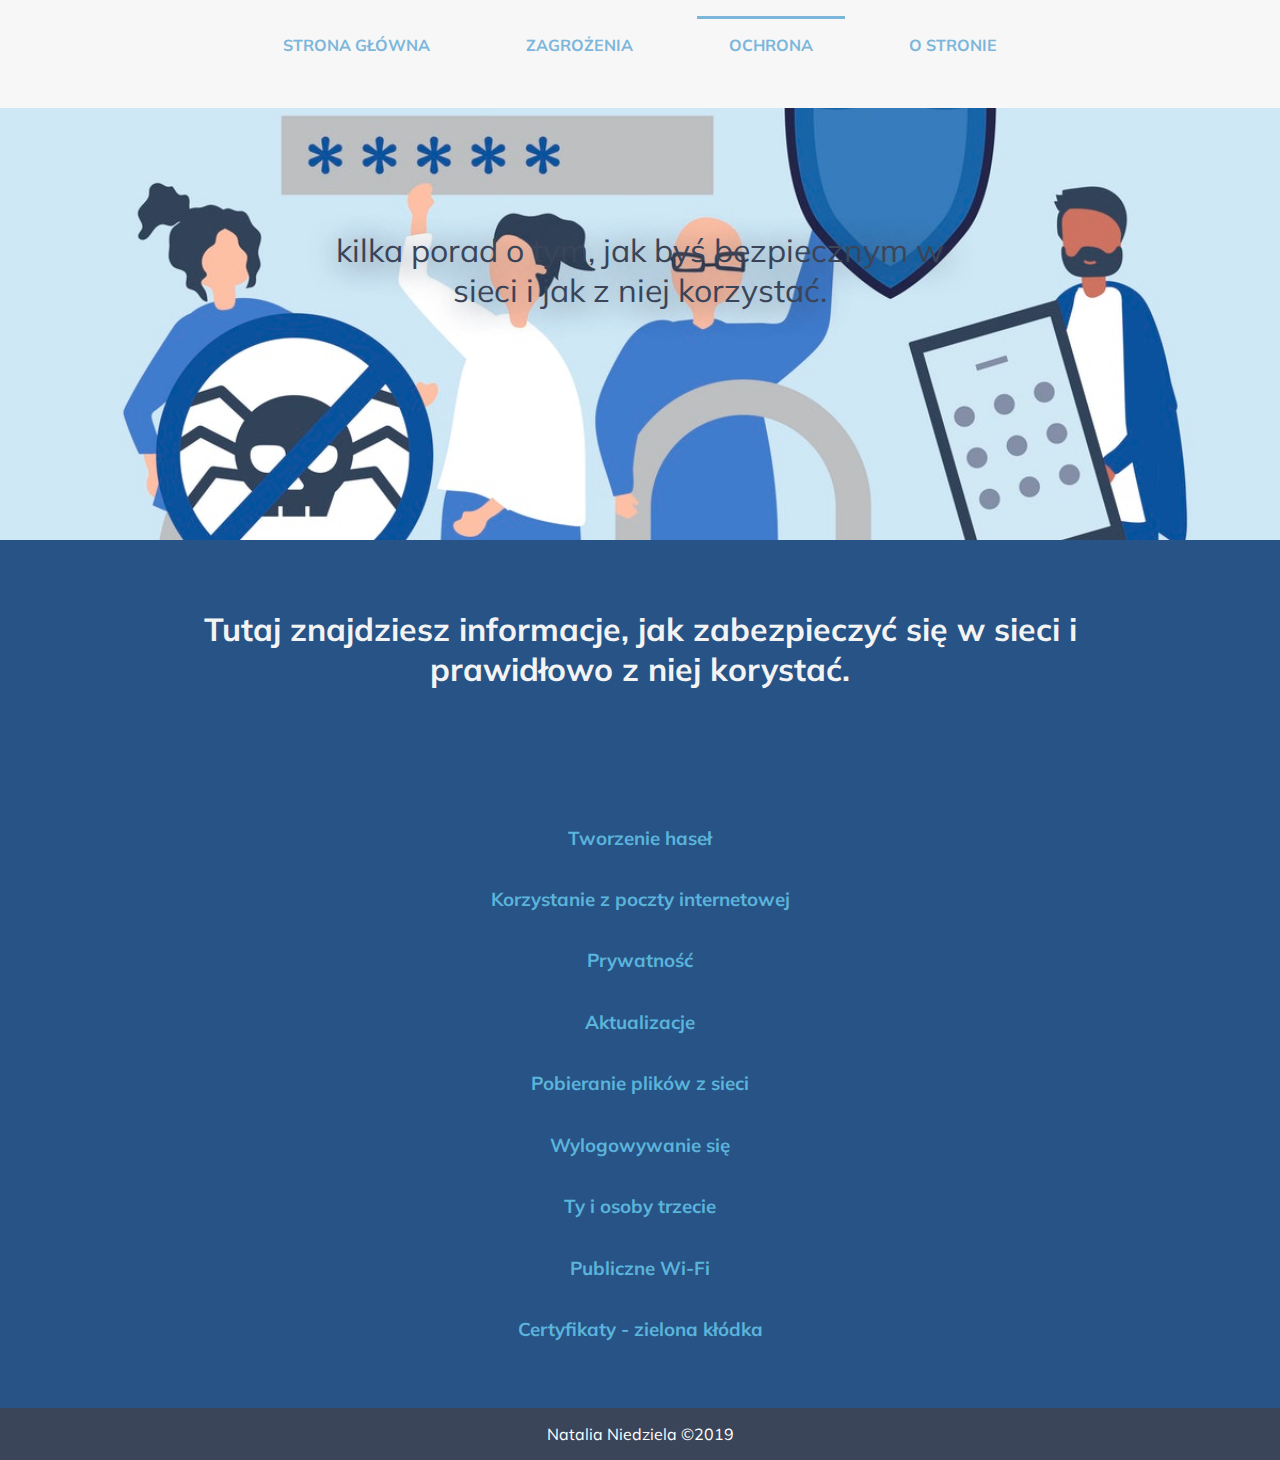
<file: poradnik.html>
<!DOCTYPE html>

<html lang="xxz">



<head>

    <meta charset="UTF-8">

    <meta name="viewport" content="width=device-width, initial-scale=1.0">

    <meta http-equiv="X-UA-Compatible" content="ie=edge">

    <meta name="author" content="Natalia Niedziela">

    <meta name="description"

        content="Bądź bezpieczny w sieci! Tu znajdziesz inforamacje, dotyczące zagrożeń w sieci, które dotyczą Ciebie i twoich urządzeń.">

    <meta name="key words" content="Bezpieczeństwo w sieci, zagrożenia w sieci, haker, wirus">

    <title>Bądź bezpieczny w sieci - poradnik.</title>

    <link rel="stylesheet" href="style/style.css">

    <link rel="stylesheet" href="style/substyle.css">

    <link rel="stylesheet" href="https://use.fontawesome.com/releases/v5.7.2/css/all.css"

        integrity="sha384-fnmOCqbTlWIlj8LyTjo7mOUStjsKC4pOpQbqyi7RrhN7udi9RwhKkMHpvLbHG9Sr" crossorigin="anonymous">

    <link href="https://fonts.googleapis.com/css?family=Muli" rel="stylesheet">

</head>



<body>

    <header class="sub-page-main-header">

        <nav>

            <ul class="menu">

                <li><a href="index.html">strona główna</a></li>

                <li class="li-with-2lv "><a href="#">zagrożenia</a>

                    <ul class="menu-lv2">

                        <li><a href="wirusy.html">wirusy</a></li>

                        <li><a href="cyberprzestepczosc.html">cyberprzestępczość</a></li>

                        <li><a href="cyberprzemoc.html">cyberprzemoc</a></li>

                    </ul>

                </li>

                <li class="li-with-2lv active"><a href="#">ochrona</a>

                    <ul class="menu-lv2">

                        <li><a href="netykieta.html">netykieta</a></li>

                        <li><a href="prawo.html">prawo</a></li>

                        <li><a href="poradnik.html">poradnik</a></li>

                    </ul>

                </li>

                <li><a href="o_stronie.html">o stronie</a></li>

            </ul>

        </nav>

        <div class="sub-page-header">

            <div class="sub-page-header-content">

                <p> kilka porad o tym, jak byś bezpiecznym w sieci i jak z niej korzystać.</p>

            </div>

            <div class="sub-page-header-photo"></div>

        </div>



    </header>

    <div class="container-main">

        <main class="main-subpage">

            <section>

                <h1>Tutaj znajdziesz informacje, jak zabezpieczyć się w sieci i prawidłowo z niej korystać.</h1>

            </section>

            <section class="accordion grid-9">



                <div class="accordion-header">

                    <h3>Tworzenie haseł</h3>

                </div>

                <div class="accordion-content">

                    <p>Hasło powinno być unikalne i trudne do złamania. Najczęściej używamy haseł typu : "123..." lub

                        "pies".

                        Chackerzy mają tą świadomość i za pomocą złośliwego oprogramowania, które sprawdza z listy

                        najpopularniejsze hasła, próbują włamać się do naszego knta.

                    </p>

                    <p>Hasło powinno zawierać kombinacje wielkich i małych liter, liczby oraz znaki specjalne, aby było

                        trudniejsze do złamania. Co więcej do każdej witryny/aplikacji powinniśmy mieć odmienne hasła.

                    </p>

                </div>

                <div class="accordion-header">

                    <h3>Korzystanie z poczty internetowej</h3>

                </div>

                <div class="accordion-content">

                    <p>Musimy pamiętać, że nie wszytskie maile są prawdziwe, a niektóre mogą nam zaszkodzić. Nie powinno

                        się otwierać obcych, tajemnicych wiadomości,a jak już dostaniemy jakąś wiadomość

                        należy ją dokładnie sprawdzić nim się kliknie w link lub obrazek, który może w niej być,

                        ponieważ może być szkodliwy.

                    </p>

                </div>

                <div class="accordion-header">

                    <h3>Prywatność</h3>

                </div>

                <div class="accordion-content">

                    <p>Wiele osób myśli, że udostępniając informacje o sobie na social media np. adres zamieszkania, to

                        widzą go tylko, jego znajomi. To jest błąd.

                        W internecie nie jesteśmy anonimowi. Różne firmy zbierają o nas infromacje, najczęściej się to

                        zawiera w akceptowaniu regulaminu witryny/aplikacji.

                    </p>

                    <p>Strony z informacjami, sklepy internetowe, wiryny urzędów i instytucji śledzą nasze ruchy za

                        pomocą cookies.</p>

                    <p>Jeśli nie chcesz czegoś udostępniac - to tego nie rób. Zastanów się nim wrzucisz zdjęcie z

                        wakacji na social media lub swój numer telefonu, ponieważ to może być wykorzystane zarówno przez

                        złodzieji jak i różne firmy.</p>

                </div>

                <div class="accordion-header">

                    <h3>Aktualizacje</h3>

                </div>

                <div class="accordion-content">

                    <p>Aktualizuj swój system i bezę wirusów w antywirusie. Luki w systemie lub niezaktualizowana baza

                        wirusów, pomagają zainfekować twoje urządzenie

                        i wejść ckackerom do systemu po przez luki, a nie zaktualizowany antywirus utrudnia wykrycie

                        złośliwego oprogramowania na urządzeniu lub uniemożliwia to,

                        ponieważ wirusów jest coraz więcej i stają sie coraz bardziej zaawansowane.

                    </p>

                </div>

                <div class="accordion-header">

                    <h3>Pobieranie plików z sieci</h3>

                </div>

                <div class="accordion-content">

                    Uważaj co pobierasz z sieci. Sprawdź licencje i żródło z którego plik lub pliki pochodzą. Nie

                    pobieraj rzeczy z niebezpiecznych witryn, ponieważ mogą zawierać

                    zainfekowane pliki, które mogą wyrządzić wiele szkód na twoim urządzeniu i pomóc chakerom włamać się

                    do twojego urządzenia lub wykraść twoje dane.

                </div>

                <div class="accordion-header">

                    <h3>Wylogowywanie się</h3>

                </div>

                <div class="accordion-content">

                    <p>Pamiętaj, aby zawsze wyglogowywać się z portali społecznościowych i poczty, aby nikt nie miał nie

                        dozwolonego dostępu do twojego konta. Nie zapisuj haseł, bo ktoś znając twój e-mail, mógłby

                        łatwo wejść na twoje konto.</p>

                    <p>Jeżeli jest to możliwe stosuj dwustopniową weryfikiację, taką, jaką umożliwia Google, informując

                        o nowym zalogowaniu z nieznanego urządzenia.</p>

                </div>

                <div class="accordion-header">

                    <h3>Ty i osoby trzecie</h3>

                </div>

                <div class="accordion-content">

                    <p>Nie podawaj swoich danych nieznanym osobom, nie dodowaj nie znanych ludzi do swoich znajomych w

                        social media,ponieważ to mogą być fałszywe konta lub przestępcy. Nie przesyłaj też dalej

                        "łańczuszków szczęścia" ani nie wchódź

                        w tajemnicze linki od swoich " tajemniczych znajomych", ponieważ to może być pułapka na twoje

                        urządzenie pełna złośliwego oprogramowania.

                    </p>

                </div>

                <div class="accordion-header">

                    <h3>Publiczne Wi-Fi</h3>

                </div>

                <div class="accordion-content">

                    <p>Nie wiele osób wie, jak podłączenie się do publicznego Wi-Fi jest niebezpieczne. Będąc w galerii

                        i korzystając z takiego Wi-Fi jesteś bardzo podatny na ataki.

                        Chackerowi wystarczy tylko laptop i podłączenie się do takiej sieci lub stworzenie własnego -

                        fałszywego punktu dostępu, aby śledzić wszytskie twoje ruchy w sieci i co najważniejsze - zdobyć

                        twoje dane.

                    </p>

                </div>

                <div class="accordion-header">

                    <h3>Certyfikaty - zielona kłódka</h3>

                </div>

                <div class="accordion-content">

                    <p>Miej świadomość, że nie wszystkie witryny z zieloną kłódką przy adresie są bezpieczne. Zielone

                        kłódki informują tylko o sposobie szyfrowania i przesyłania danych.</p>

                    <p>wiecej na ten temat dowiesz się: <a

                            href="https://blog.servizza.com/mit-zielonej-klodki-80-internautow-jest-w-bledzie/">tu</a>

                    </p>

                </div>





            </section>

        </main>

        <footer>

            Natalia Niedziela ©2019

        </footer>

    </div>

    <script src="script/jquery-3.3.1.min.js"></script>

    <script>

        $(".accordion").on("click", ".accordion-header", function () {

            $(this).toggleClass(".active").next().slideToggle();



        });



    $(".menu").on("click", "li", function () {

        $(this).toggleClass(".active").children().next().slideToggle();



    });

</script>


</body>



</html>
</file>
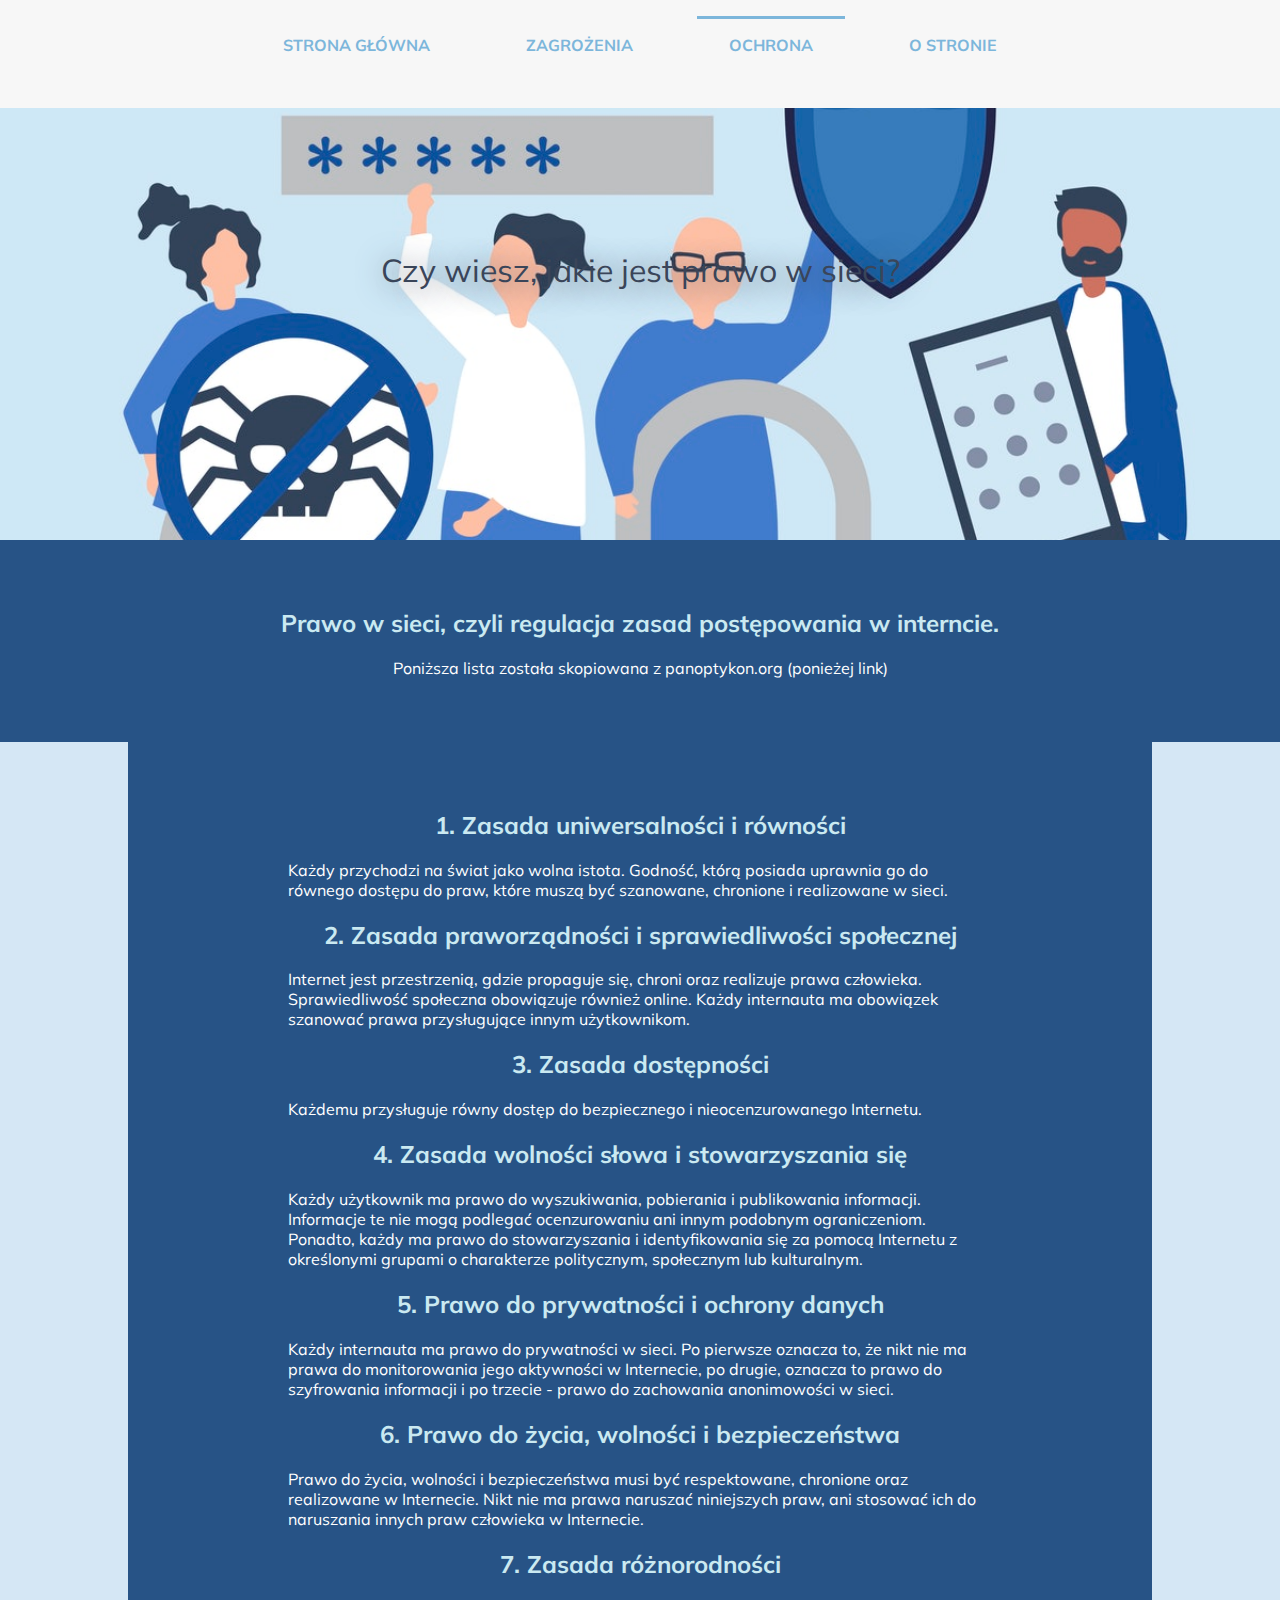
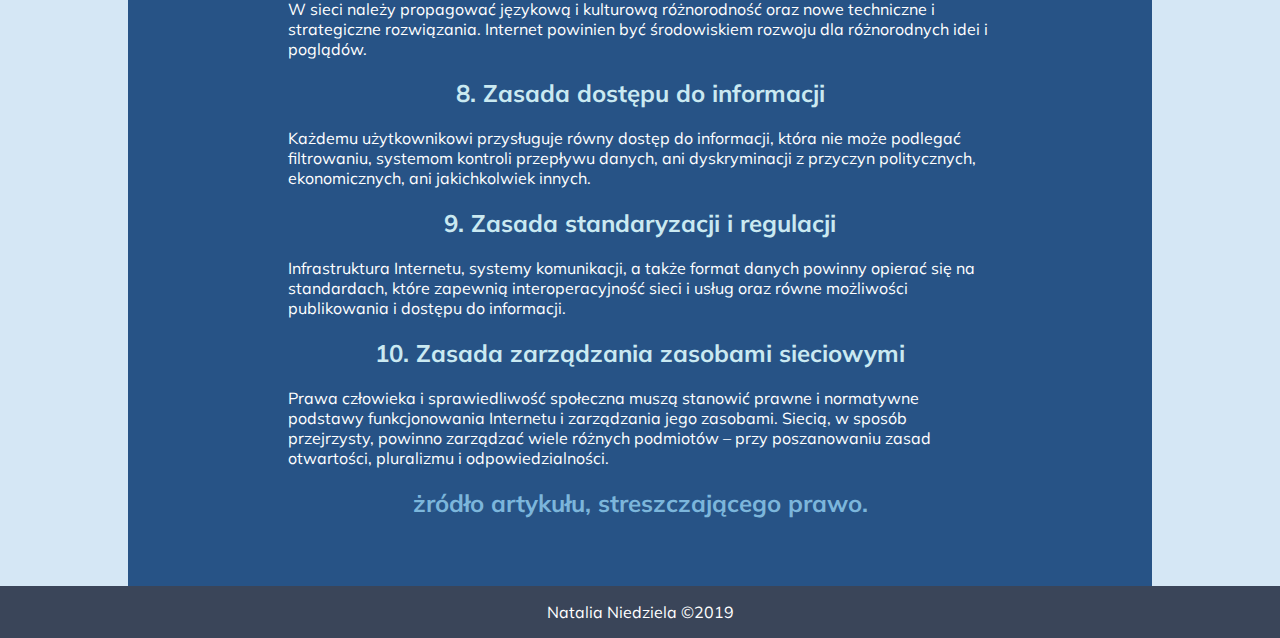
<file: prawo.html>
<!DOCTYPE html>

<html lang="xxz">



<head>

    <meta charset="UTF-8">

    <meta name="viewport" content="width=device-width, initial-scale=1.0">

    <meta http-equiv="X-UA-Compatible" content="ie=edge">

    <meta name="author" content="Natalia Niedziela">

    <meta name="description"

        content="Bądź bezpieczny w sieci! Tu znajdziesz inforamacje, dotyczące zagrożeń w sieci, które dotyczą Ciebie i twoich urządzeń.">

    <meta name="key words" content="Bezpieczeństwo w sieci, zagrożenia w sieci, haker, wirus">

    <title>Bądź bezpieczny w sieci - aspekty prawne.</title>

    <link rel="stylesheet" href="style/substyle.css">

    <link rel="stylesheet" href="style/style.css">

    <link rel="stylesheet" href="https://use.fontawesome.com/releases/v5.7.2/css/all.css"

        integrity="sha384-fnmOCqbTlWIlj8LyTjo7mOUStjsKC4pOpQbqyi7RrhN7udi9RwhKkMHpvLbHG9Sr" crossorigin="anonymous">

    <link href="https://fonts.googleapis.com/css?family=Muli" rel="stylesheet">

</head>



<body>

    <header class="sub-page-main-header">

        <nav>

            <ul class="menu">

                <li><a href="index.html">strona główna</a></li>

                <li class="li-with-2lv "><a href="#">zagrożenia</a>

                    <ul class="menu-lv2">

                        <li><a href="wirusy.html">wirusy</a></li>

                        <li><a href="cyberprzestepczosc.html">cyberprzestępczość</a></li>

                        <li><a href="cyberprzemoc.html">cyberprzemoc</a></li>

                    </ul>

                </li>

                <li class="li-with-2lv active"><a href="#">ochrona</a>

                    <ul class="menu-lv2">

                        <li><a href="netykieta.html">netykieta</a></li>

                        <li><a href="prawo.html">prawo</a></li>

                        <li><a href="poradnik.html">poradnik</a></li>

                    </ul>

                </li>

                <li><a href="o_stronie.html">o stronie</a></li>

            </ul>

        </nav>

        <div class="sub-page-header">

            <div class="sub-page-header-content">

                <p>Czy wiesz, jakie jest prawo w sieci?</p>

            </div>

            <div class="sub-page-header-photo"></div>

        </div>



    </header>

    <div class="container-main">

        <main class="main-subpage">

            <section class="net-law-section">

                <h2>Prawo w sieci, czyli regulacja zasad postępowania w interncie.</h2>

                <p>Poniższa lista została skopiowana z panoptykon.org (ponieżej link)</p>

            </section>

            <section class="subList">

                <h2> 1. Zasada uniwersalności i równości</h2>



                Każdy przychodzi na świat jako wolna istota. Godność, którą posiada uprawnia go do równego dostępu do

                praw, które muszą być szanowane, chronione i realizowane w sieci.



                <h2>2. Zasada praworządności i sprawiedliwości społecznej</h2>



                Internet jest przestrzenią, gdzie propaguje się, chroni oraz realizuje prawa człowieka. Sprawiedliwość

                społeczna obowiązuje również online. Każdy internauta ma obowiązek szanować prawa przysługujące innym

                użytkownikom.



                <h2>3. Zasada dostępności</h2>



                Każdemu przysługuje równy dostęp do bezpiecznego i nieocenzurowanego Internetu.



                <h2>4. Zasada wolności słowa i stowarzyszania się</h2>



                Każdy użytkownik ma prawo do wyszukiwania, pobierania i publikowania informacji. Informacje te nie mogą

                podlegać ocenzurowaniu ani innym podobnym ograniczeniom. Ponadto, każdy ma prawo do stowarzyszania i

                identyfikowania się za pomocą Internetu z określonymi grupami o charakterze politycznym, społecznym lub

                kulturalnym.



                <h2>5. Prawo do prywatności i ochrony danych</h2>



                Każdy internauta ma prawo do prywatności w sieci. Po pierwsze oznacza to, że nikt nie ma prawa do

                monitorowania jego aktywności w Internecie, po drugie, oznacza to prawo do szyfrowania informacji i po

                trzecie - prawo do zachowania anonimowości w sieci.



                <h2>6. Prawo do życia, wolności i bezpieczeństwa</h2>



                Prawo do życia, wolności i bezpieczeństwa musi być respektowane, chronione oraz realizowane w

                Internecie. Nikt nie ma prawa naruszać niniejszych praw, ani stosować ich do naruszania innych praw

                człowieka w Internecie.



                <h2>7. Zasada różnorodności</h2>



                W sieci należy propagować językową i kulturową różnorodność oraz nowe techniczne i strategiczne

                rozwiązania. Internet powinien być środowiskiem rozwoju dla różnorodnych idei i poglądów.



                <h2> 8. Zasada dostępu do informacji</h2>



                Każdemu użytkownikowi przysługuje równy dostęp do informacji, która nie może podlegać filtrowaniu,

                systemom kontroli przepływu danych, ani dyskryminacji z przyczyn politycznych, ekonomicznych, ani

                jakichkolwiek innych.



                <h2>9. Zasada standaryzacji i regulacji</h2>



                Infrastruktura Internetu, systemy komunikacji, a także format danych powinny opierać się na standardach,

                które zapewnią interoperacyjność sieci i usług oraz równe możliwości publikowania i dostępu do

                informacji.



                <h2>10. Zasada zarządzania zasobami sieciowymi</h2>



                Prawa człowieka i sprawiedliwość społeczna muszą stanowić prawne i normatywne podstawy funkcjonowania

                Internetu i zarządzania jego zasobami. Siecią, w sposób przejrzysty, powinno zarządzać wiele różnych

                podmiotów – przy poszanowaniu zasad otwartości, pluralizmu i odpowiedzialności.



                <h2><a

                        href="https://panoptykon.org/wiadomosc/karta-podstawowych-praw-i-zasad-regulacji-internetu-opublikowana">żródło

                        artykułu, streszczającego prawo.</a></h2>

            </section>

        </main>

        <footer>

            Natalia Niedziela ©2019

        </footer>

    </div>

    <script src="script/jquery-3.3.1.min.js"></script>

    <script>

        $(".menu").on("click", "li", function () {

            $(this).toggleClass(".active").children().next().slideToggle();



        });

    </script>

</body>



</html>
</file>
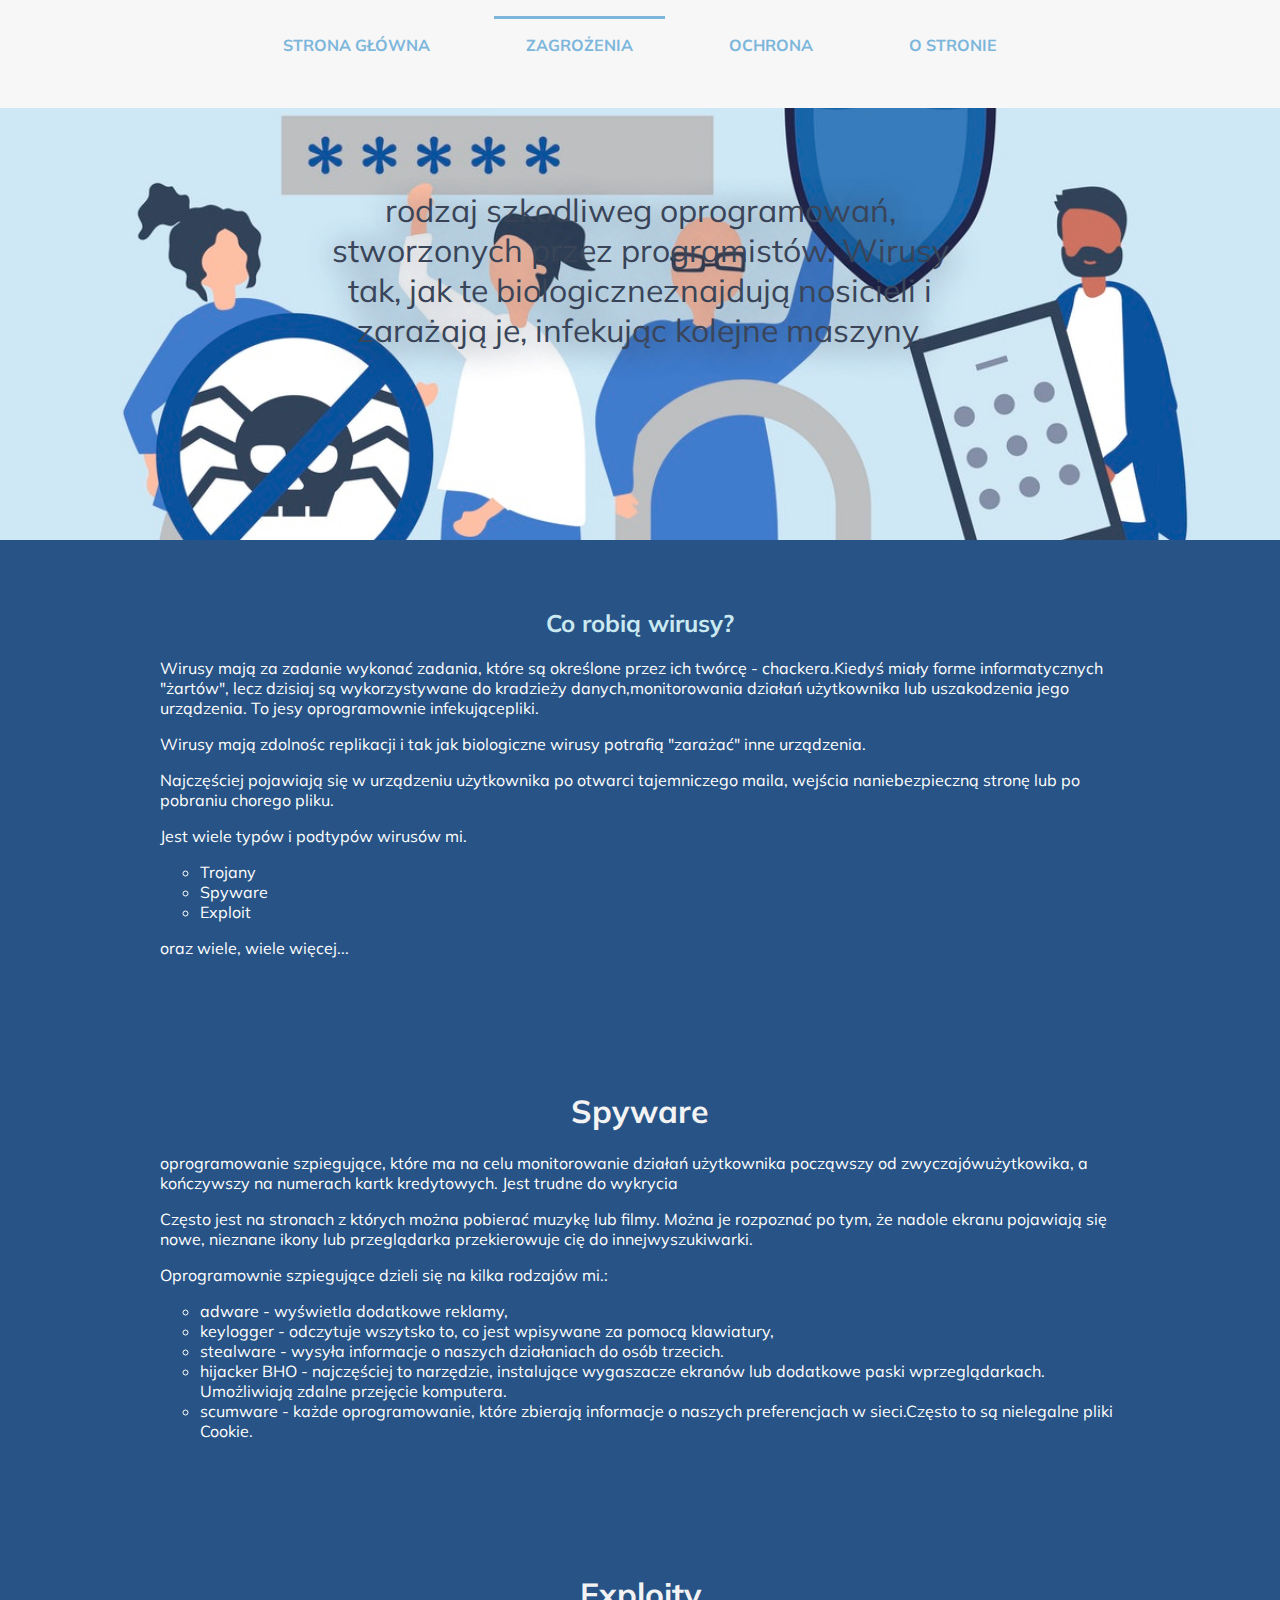
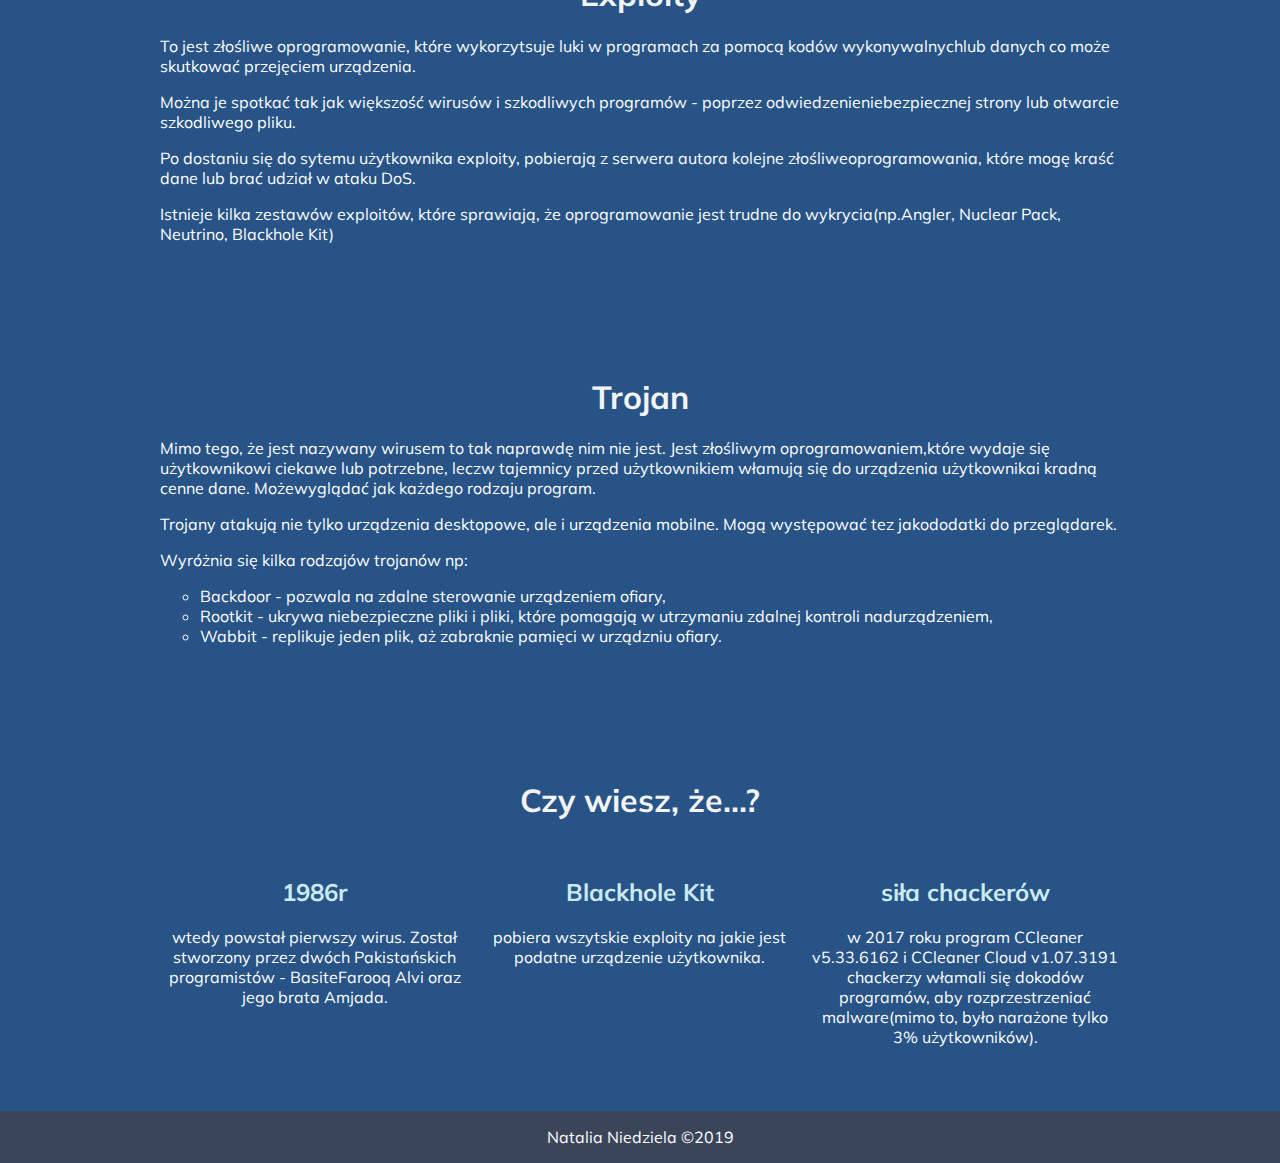
<file: wirusy.html>
<!DOCTYPE html>
<html lang="xxz">

<head>
    <meta charset="UTF-8">
    <meta name="viewport" content="width=device-width, initial-scale=1.0">
    <meta http-equiv="X-UA-Compatible" content="ie=edge">
    <meta name="author" content="Natalia Niedziela">
    <meta name="description"
        content="Bądź bezpieczny w sieci! Tu znajdziesz inforamacje, dotyczące zagrożeń w sieci, które dotyczą Ciebie i twoich urządzeń.">
    <meta name="key words" content="Bezpieczeństwo w sieci, zagrożenia w sieci, haker, wirus">
    <title>Bądź bezpieczny w sieci-wirusy.</title>
    <link rel="stylesheet" href="style/style.css">
    <link rel="stylesheet" href="style/substyle.css">
    <link rel="stylesheet" href="https://use.fontawesome.com/releases/v5.7.2/css/all.css"
        integrity="sha384-fnmOCqbTlWIlj8LyTjo7mOUStjsKC4pOpQbqyi7RrhN7udi9RwhKkMHpvLbHG9Sr" crossorigin="anonymous">
    <link href="https://fonts.googleapis.com/css?family=Muli" rel="stylesheet">
</head>

<body>
    <header class="sub-page-main-header">
        <nav>
            <ul class="menu">
                <li><a href="index.html">strona główna</a></li>
                <li class="li-with-2lv active"><a href="#">zagrożenia</a>
                    <ul class="menu-lv2">
                        <li><a href="wirusy.html">wirusy</a></li>
                        <li><a href="cyberprzestepczosc.html">cyberprzestępczość</a></li>
                        <li><a href="cyberprzemoc.html">cyberprzemoc</a></li>
                    </ul>
                </li>
                <li class="li-with-2lv"><a href="#">ochrona</a>
                    <ul class="menu-lv2">
                        <li><a href="netykieta.html">netykieta</a></li>
                        <li><a href="prawo.html">prawo</a></li>
                        <li><a href="poradnik.html">poradnik</a></li>
                    </ul>
                </li>
                <li><a href="o_stronie.html">o stronie</a></li>
            </ul>
        </nav>
        <div class="sub-page-header">
            <div class="sub-page-header-content">
                <p>rodzaj szkodliweg oprogramowań, stworzonych przez programistów. Wirusy tak, jak te
                    biologiczneznajdują nosicieli i zarażają je, infekując kolejne maszyny.</p>
            </div>
            <div class="sub-page-header-photo"></div>
        </div>
    </header>
    <div class="container-main">
        <main class="main-subpage">
            <section>
                <h2>Co robią wirusy?</h2>
                <p>Wirusy mają za zadanie wykonać zadania, które są określone przez ich twórcę - chackera.Kiedyś miały
                    forme informatycznych "żartów", lecz dzisiaj są wykorzystywane do kradzieży danych,monitorowania
                    działań użytkownika lub uszakodzenia jego urządzenia. To jesy oprogramownie infekującepliki.</p>
                <p>Wirusy mają zdolnośc replikacji i tak jak biologiczne wirusy potrafią "zarażać" inne urządzenia.</p>
                <p>Najczęściej pojawiają się w urządzeniu użytkownika po otwarci tajemniczego maila, wejścia
                    naniebezpieczną stronę lub po pobraniu chorego pliku.</p>
                <p>Jest wiele typów i podtypów wirusów mi.</p>
                <ul>
                    <li>Trojany</li>
                    <li>Spyware</li>
                    <li>Exploit</li>
                </ul>
                <p>oraz wiele, wiele więcej...</p>
            </section>
            <section>
                <h1>Spyware</h1>
                <p>oprogramowanie szpiegujące, które ma na celu monitorowanie działań użytkownika począwszy od
                    zwyczajówużytkowika, a kończywszy na numerach kartk kredytowych. Jest trudne do wykrycia</p>
                <p>Często jest na stronach z których można pobierać muzykę lub filmy. Można je rozpoznać po tym, że
                    nadole ekranu pojawiają się nowe, nieznane ikony lub przeglądarka przekierowuje cię do
                    innejwyszukiwarki.</p>
                <p>Oprogramownie szpiegujące dzieli się na kilka rodzajów mi.:</p>
                <ul>
                    <li>adware - wyświetla dodatkowe reklamy,</li>
                    <li>keylogger - odczytuje wszytsko to, co jest wpisywane za pomocą klawiatury,</li>
                    <li>stealware - wysyła informacje o naszych działaniach do osób trzecich.</li>
                    <li>hijacker BHO - najczęściej to narzędzie, instalujące wygaszacze ekranów lub dodatkowe paski
                        wprzeglądarkach. Umożliwiają zdalne przejęcie komputera.</li>
                    <li>scumware - każde oprogramowanie, które zbierają informacje o naszych preferencjach w
                        sieci.Często to są nielegalne pliki Cookie.</li>
                </ul>
            </section>
            <section>
                <h1>Exploity</h1>
                <p>To jest złośliwe oprogramowanie, które wykorzytsuje luki w programach za pomocą kodów
                    wykonywalnychlub danych co może skutkować przejęciem urządzenia.</p>
                <p>Można je spotkać tak jak większość wirusów i szkodliwych programów - poprzez
                    odwiedzenieniebezpiecznej strony lub otwarcie szkodliwego pliku.</p>
                <p>Po dostaniu się do sytemu użytkownika exploity, pobierają z serwera autora kolejne
                    złośliweoprogramowania, które mogę kraść dane lub brać udział w ataku DoS.</p>
                <p>Istnieje kilka zestawów exploitów, które sprawiają, że oprogramowanie jest trudne do
                    wykrycia(np.Angler, Nuclear Pack, Neutrino, Blackhole Kit)</p>
            </section>
            <section>
                <h1>Trojan</h1>
                <p>Mimo tego, że jest nazywany wirusem to tak naprawdę nim nie jest. Jest złośliwym
                    oprogramowaniem,które wydaje się użytkownikowi ciekawe lub potrzebne, leczw tajemnicy przed
                    użytkownikiem włamują się do urządzenia użytkownikai kradną cenne dane. Możewyglądać jak każdego
                    rodzaju program.</p>
                <p>Trojany atakują nie tylko urządzenia desktopowe, ale i urządzenia mobilne. Mogą występować tez
                    jakododatki do przeglądarek.</p>
                <p>Wyróżnia się kilka rodzajów trojanów np:</p>
                <ul>
                    <li>Backdoor - pozwala na zdalne sterowanie urządzeniem ofiary,</li>
                    <li>Rootkit - ukrywa niebezpieczne pliki i pliki, które pomagają w utrzymaniu zdalnej kontroli
                        nadurządzeniem,</li>
                    <li>Wabbit - replikuje jeden plik, aż zabraknie pamięci w urządzniu ofiary.</li>
                </ul>
            </section>
            <section class="curiosities grid-3">
                <h1>Czy wiesz, że...?</h1>
                <div>
                    <h2>1986r</h2>
                    <p>wtedy powstał pierwszy wirus. Został stworzony przez dwóch Pakistańskich programistów -
                        BasiteFarooq Alvi oraz jego brata Amjada.</p>
                </div>
                <div>
                    <h2>Blackhole Kit</h2>
                    <p>pobiera wszytskie exploity na jakie jest podatne urządzenie użytkownika.</p>
                </div>
                <div>
                    <h2>siła chackerów</h2>
                    <p>w 2017 roku program CCleaner v5.33.6162 i CCleaner Cloud v1.07.3191 chackerzy włamali się dokodów
                        programów, aby rozprzestrzeniać malware(mimo to, było narażone tylko 3% użytkowników).</p>
                </div>
            </section>
        </main>
        <footer>Natalia Niedziela ©2019</footer>
    </div>
    <script src="script/jquery-3.3.1.min.js"></script>
    <script>
        $(".menu").on("click", "li", function () {
            $(this).toggleClass(".active").children().next().slideToggle();
        });
    </script>
</body>

</html>
</file>
<file: style/style.css>
body {
    margin: 0;
    padding: 0;
    font-family: 'Muli', Arial, Helvetica, sans-serif;
    background-color: #D5E7F5;
    color: white;
    overflow-x: hidden;
}

* {
    box-sizing: border-box;
}

.container-main {
    width: 100vw;
    height: auto;
    display: flex;
    flex-direction: column;
}

h1,
h2,
h3 {
    text-align: center;
}

h1 {
    color: #F3F3F4;
}

h2 {
    color: #CAE9F1;
}

h3 {
    color: #5BB4DB;
}

a {
    text-decoration: none;
    color: #7CB6DB;
    font-weight: bold;
}

.btn-get-more {
    padding: .3em .6em;
    transition: all .5s ease-in-out;
}

.btn-get-more:hover {
    background-color: #7EB6DB;
    color: white;
}

/** HEADER /*/
header {
    width: 100vw;
    height: 90vh;
}

nav {
    width: 100%;
    height: 12vh;
    background-color: #F7F7F7;
}

.menu {
    width: 100vw;
    height: 100%;
    padding: 0;
    margin: 0;
    display: flex;
    justify-content: center;
    align-items: stretch;
    list-style-type: none;
    text-transform: uppercase;
}

.menu li {
    width: auto;
    height: 78%;
    padding: 1em 2em;
    margin: 1em 1em;
    border-top: 3px solid transparent;
    transition: border-top .5s ease-in-out;
    position: relative;
    list-style-type: none;
}

.menu .active {
    border-top: 3px solid #7CB6DB;
}

.menu li:hover {
    border-top: 3px solid #3A4559;
}

.menu .menu-lv2 {
    position: absolute;
    top: 100%;
    left: 50%;
    transform: translateX(-50%);
    display: none;
    background-color: #F7F7F7;
    margin: 0;
    padding: 0;
    text-align: center;
    z-index: 1;
}

.main-page-header {
    width: 100%;
    height: 80vh;
    display: flex;
    flex-direction: row;
    align-items: center;
}

.main-page-header-content {
    background-color: #D5E7F5;
    height: auto;
    color: #3A4559;
    width: 25%;
    font-size: 3em;
    z-index: 1;
    text-align: center;
    margin: 1em 2em;
}

.main-page-header-photo {
    z-index: -4;
    width: 70%;
    height: 100%;
    background: #D5E7F5 url("../img/image-from-rawpixel-id-479614-jpeg.jpg") top/cover no-repeat fixed;
    -webkit-clip-path: polygon(25% 0%, 100% 1%, 100% 100%, 25% 100%, 0% 50%);
    clip-path: polygon(25% 0%, 100% 1%, 100% 100%, 25% 100%, 0% 50%);
}

section {
    background-color: #275386;
}

/* curiosities //*/
.curiosities {
    background-color: #275386;
    padding: 3em;
    z-index: -2;
}

.grid-3 {
    display: grid;
    grid-template-columns: 1fr 1fr 1fr;
    grid-template-rows: auto 1fr;
    grid-gap: 1em;
    text-align: center;
}

.grid-3 h1 {
    grid-area: 1/1/1/4;
}

/* siatkana głównej //*/
.grid-to-grid {
    width: 100%;
    padding: 3em;
    display: grid;
    grid-template: auto 18vw 18vw / 1fr 1fr 2fr;
    grid-gap: 3em 2em;
    text-align: center;
}

.grid-to-grid h1 {
    grid-area: 1/1/1/4;
}

.grid-to-grid div {
    width: 100%;
    height: 100%;
    position: relative;
    display: flex;
    flex-direction: column;
    background-color: #D5E7F5;
    padding: 0 1em;
}

.grid-to-grid div a,
.grid-to-grid div p {
    opacity: 0;
    position: absolute;
    top: 0;
    left: 50%;
    transform: translateX(-50%);
    transition: all .5s ease-in-out;
    background-color: #D5E7F5;
    color: #7CB6DB;
}

.grid-to-grid h3 {
    margin: 0;
    position: absolute;
    top: 50%;
    left: 50%;
    transform: translate(-50%, -50%);
    font-size: 160%;
}

.grid-to-grid div:hover p {
    animation: pAnimation .6s ease-in-out .65s;
    animation-fill-mode: both;
}

.grid-to-grid div:hover h3 {
    animation: h3animation .5s ease-in-out;
    animation-fill-mode: both;
}

.grid-to-grid div:hover a {
    animation: aAnimation .5s ease-in-out 1s;
    animation-fill-mode: both;
}

.quiz-sec {
    text-align: center;
    padding: 3em;
}

.quiz-sec a {
    font-size: 150%;
}

footer {
    background-color: #3A4559;
    padding: 1em;
    text-align: center;
}

@keyframes h3animation {
    0% {
        position: absolute;
        top: 50%;
        left: 50%;
        transform: translate(-50%, -50%);
        margin: 0;
    }

    100% {
        position: absolute;
        top: 20%;
    }
}

@keyframes pAnimation {
    0% {
        position: relative;
        top: 0;
        opacity: 0;
    }

    100% {
        position: relative;
        top: 25%;
        transform: translateX(-50%);
        opacity: 1;
    }
}

@keyframes aAnimation {
    0% {
        position: absolute;
        top: 0;
        opacity: 0;
    }

    100% {
        position: absolute;
        top: 90%;
        opacity: 1;
    }
}

@media (max-width:986px) {
    body {
        width: 100vw;
        height: auto;
        display: flex;
        flex-direction: column;
    }

    .menu {
        display: flex;
        flex-direction: column;
        width: 100vw;
        text-align: center;
    }

    .menu ul {
        width: 100vw;
    }

    .menu ul li li {
        display: none;
        flex-direction: column;
        width: 100vw;
    }

    .menu ul li .active {
        display: flex;
        flex-direction: column;
    }

    header,
    nav {
        height: auto;
    }

    .main-page-header {
        position: relative;
    }

    .main-page-header-content {
        position: absolute;
        top: 50%;
        left: 50%;
        transform: translate(-50%, -50%);
        background-color: transparent;
        width: auto;
        height: auto;
        margin: 0;
        color: #275386;
        text-shadow: 3px 3px 15px #CAE9F1;
    }

    .main-page-header-photo {
        width: 100vw;
    }

    .grid-to-grid {
        padding: 0;
        display: flex;
        flex-direction: column;
    }

    .grid-to-grid div {
        width: 100vw;
        height: 35vh;
    }
}
</file>
<file: style/substyle.css>
.sub-page-main-header {
    height: 60vh;
    width: 100vw;
    position: relative;
    background: url("../img/image-from-rawpixel-id-478367-jpeg.jpg") center/cover no-repeat fixed;

}

.sub-page-header-content {
    position: absolute;
    top: 50%;
    left: 50%;
    transform: translate(-50%, -50%);
    font-size: 200%;
    text-align: center;
    color: #3A4559;
    text-shadow: 3px 3px 30px #3A4559;


}

.main-subpage section {
    padding: 3em 10em;
}

.grid-4 {

    display: grid;
    grid-template-columns: 1fr 1fr 1fr 1fr;
    grid-template-rows: auto 1fr;
    grid-gap: 1em;
    text-align: center;

}

.grid-4 h1 {
    grid-area: 1/1/1/5;
}

.subList {
    width: 80%;
    margin: 0 auto;
}

.main-subpage ul li {
    list-style-type: circle;
}

.subList ul li {
    list-style-type: decimal;
}

.net-law-section {
    text-align: center;
}


.accordion {
    width: 100%;
    height: auto;
    display: flex;
    flex-direction: column;
}

.accordion h3:hover {
    color: #F3F3F4;
}

.accordion-header {
    cursor: pointer;
}

.accordion-content {
    display: none;
}

@media  (max-width:986px){
    body{
        width:100vw;
        height: auto;
        display: flex;
        flex-direction: column;
    }
    .sub-page-main-header {
        width:100vw;
        height:150vh;
        position: relative;
        
    }
    .sub-page-header-content{
        width: auto;
        height: auto;
        position: absolute;
        top: 65%;
        left: 50%;
        transform: translate(-50%,-50%);
    }
 .main-subpage section{
        padding: 2em;
        margin: 0;
    }
    .grid-3{
        display: flex;
        flex-direction: column;
      
        width: 100vw;
        
    }
    .grid-3 div{
        width:100vw;
        height: auto;
        padding-right: 6em;
    }
  
    .subList{
        width: 100vw;
    }
}
</file>
